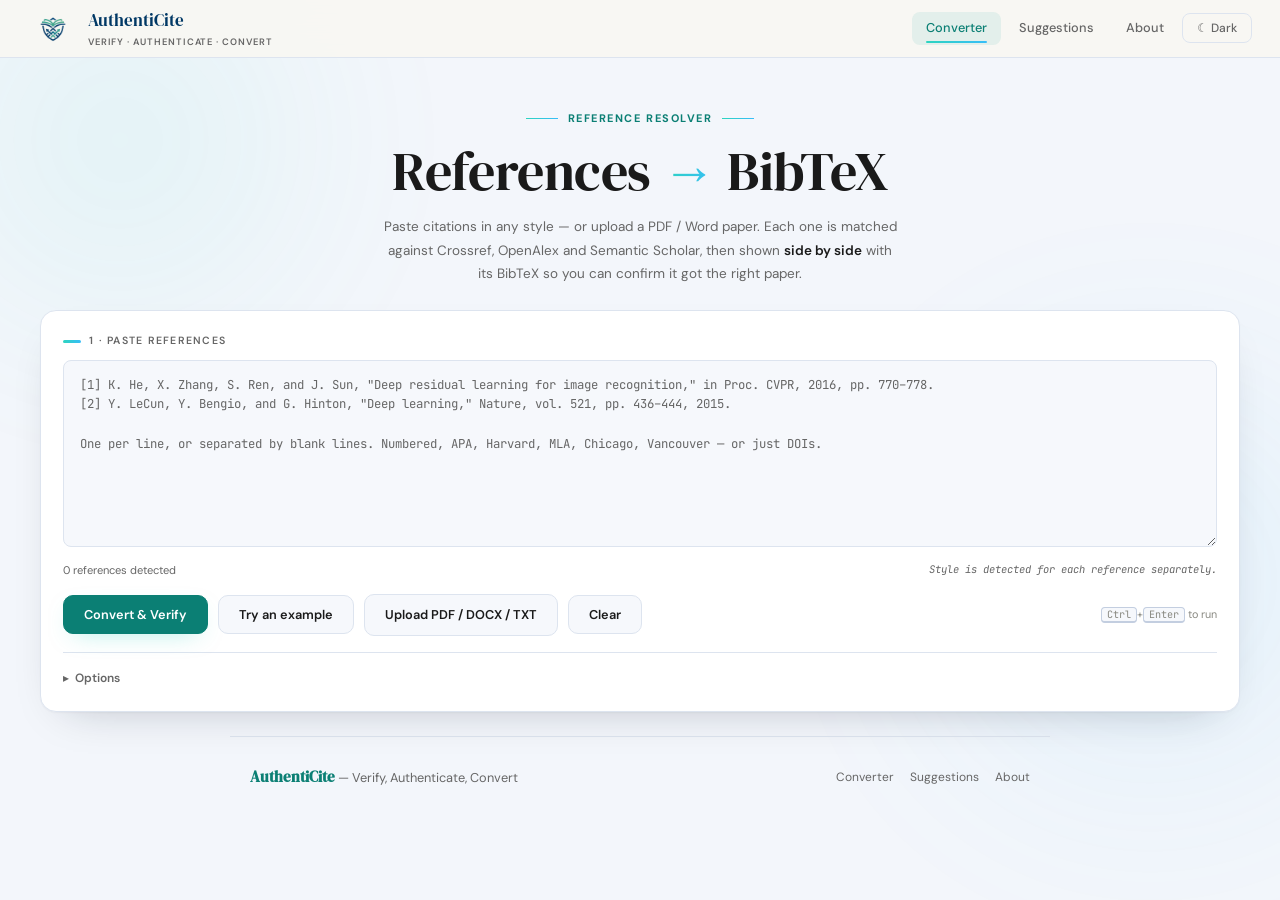
<file: index.html>
<!DOCTYPE html>
<html lang="en" data-theme="dark">
<head>
<meta charset="UTF-8"/>
<meta name="viewport" content="width=device-width, initial-scale=1.0"/>
<title>AuthentiCite — Verify, Authenticate, Convert</title>
<meta name="description" content="Paste references in any style, get verified BibTeX, and check every entry side by side against your original text."/>
<link rel="icon" href="favicon.png"/>
<link rel="stylesheet" href="style.css"/>
<link rel="stylesheet" href="css/converter.css"/>
<link rel="stylesheet" href="css/polish.css"/>
<script src="js/theme.js"></script>
<script src="js/fx.js" defer></script>
</head>
<body>
<a class="skip-link" href="#refInput">Skip to input</a>

<nav class="topnav" aria-label="Main">
  <a class="nav-logo" href="index.html">
    <img src="logo.png" alt="" width="40" height="28"/>
    <div>
      <div class="nav-logo-text">AuthentiCite</div>
      <div class="nav-logo-sub">Verify · Authenticate · Convert</div>
    </div>
  </a>
  <div class="nav-links">
    <a class="nav-link active" href="index.html" aria-current="page">Converter</a>
    <a class="nav-link" href="suggestions.html">Suggestions</a>
    <a class="nav-link" href="about.html">About</a>
    <button class="nav-link theme-btn" id="themeBtn" type="button">☀ Light</button>
  </div>
</nav>

<header class="hero">
  <div class="hero-eyebrow">Reference resolver</div>
  <h1 class="hero-title">References <span class="arrow">→</span> BibTeX</h1>
  <p class="hero-sub">Paste citations in any style — or upload a PDF / Word paper. Each one is matched against Crossref, OpenAlex and Semantic Scholar, then shown <strong>side by side</strong> with its BibTeX so you can confirm it got the right paper.</p>
</header>

<main class="main wide">

  <section class="card" aria-labelledby="inLabel">
    <div class="card-label" id="inLabel">1 · Paste references</div>
    <textarea id="refInput" rows="8" spellcheck="false" aria-describedby="formatHint"
      placeholder="[1] K. He, X. Zhang, S. Ren, and J. Sun, &quot;Deep residual learning for image recognition,&quot; in Proc. CVPR, 2016, pp. 770–778.&#10;[2] Y. LeCun, Y. Bengio, and G. Hinton, &quot;Deep learning,&quot; Nature, vol. 521, pp. 436–444, 2015.&#10;&#10;One per line, or separated by blank lines. Numbered, APA, Harvard, MLA, Chicago, Vancouver — or just DOIs."></textarea>
    <div class="input-meta">
      <span id="refCount" aria-live="polite">0 references detected</span>
      <span class="format-hint" id="formatHint"></span>
    </div>

    <div class="toolbar">
      <button class="btn btn-primary" id="convertBtn" type="button"><span>Convert &amp; Verify</span></button>
      <button class="btn btn-ghost" id="sampleBtn" type="button">Try an example</button>
      <label class="btn btn-ghost file-btn">Upload PDF / DOCX / TXT<input type="file" id="fileInput" accept=".pdf,.docx,.txt,.md,.bib,application/pdf,text/plain,application/vnd.openxmlformats-officedocument.wordprocessingml.document" hidden></label>
      <button class="btn btn-ghost" id="clearBtn" type="button">Clear</button>
      <span class="kbd-hint"><kbd>Ctrl</kbd>+<kbd>Enter</kbd> to run</span>
    </div>

    <details class="options">
      <summary>Options</summary>
      <div class="options-grid">
        <div class="opt">
          <label for="formatSelect">Reference style</label>
          <select id="formatSelect" class="format-select">
            <option value="auto">Auto-detect (per reference)</option>
            <option value="ieee">IEEE</option><option value="apa">APA</option><option value="mla">MLA</option>
            <option value="chicago">Chicago</option><option value="vancouver">Vancouver</option><option value="harvard">Harvard</option>
          </select>
        </div>
        <div class="opt">
          <label for="strictness">Matching strictness</label>
          <select id="strictness" class="format-select">
            <option value="lenient">Lenient — accept looser matches</option>
            <option value="normal" selected>Normal</option>
            <option value="strict">Strict — only near-exact matches</option>
          </select>
        </div>
        <div class="opt">
          <label for="keyStyle">Citation keys</label>
          <select id="keyStyle" class="format-select">
            <option value="authoryeartitle">smith2020deep</option>
            <option value="authoryear">smith2020</option>
          </select>
        </div>
        <div class="opt">
          <label for="concurrency">Parallel lookups: <output id="concurrencyOut">3</output></label>
          <input type="range" id="concurrency" min="1" max="6" value="3">
        </div>
        <fieldset class="opt">
          <legend>Databases</legend>
          <label class="chk"><input type="checkbox" id="pCrossref" checked> Crossref</label>
          <label class="chk"><input type="checkbox" id="pOpenalex" checked> OpenAlex</label>
          <label class="chk"><input type="checkbox" id="pSemantic" checked> Semantic Scholar</label>
          <label class="chk"><input type="checkbox" id="pBooks" checked> Books: Open Library + Google Books</label>
        </fieldset>
        <div class="opt">
          <label for="mailto">Your email (optional)</label>
          <input type="email" id="mailto" placeholder="you@university.edu" autocomplete="email">
          <small>Sent only to Crossref/OpenAlex as a courtesy header for faster, more reliable access. Stored in this browser only.</small>
        </div>
        <label class="chk opt"><input type="checkbox" id="protectCaps" checked> Protect acronyms in titles — <code>{UAV}</code></label>
      </div>
    </details>
  </section>

  <div class="card hidden" id="errorSection" role="alert">
    <div class="error-card"><span aria-hidden="true">⚠</span><span id="errorMsg"></span></div>
  </div>

  <section class="card hidden" id="resultsSection" aria-labelledby="resLabel">
    <div class="results-head">
      <div class="card-label" id="resLabel" style="margin:0">2 · Check each pair</div>
      <div class="legend" aria-label="Legend">
        <span><mark class="hit">green</mark> in both</span>
        <span><mark class="miss">amber</mark> in BibTeX, not in your text</span>
      </div>
    </div>

    <div class="runbar" id="runbar" hidden>
      <div class="progress-bar" role="progressbar" aria-valuemin="0" aria-valuemax="100" aria-valuenow="0" id="progressBar"><div class="progress-bar-fill" id="progressBarFill"></div></div>
      <div class="runbar-row"><span id="progressLabel" aria-live="polite"></span><button class="btn btn-ghost btn-sm" id="cancelBtn" type="button">Cancel</button></div>
    </div>

    <div class="ratio" id="ratio" aria-hidden="true"></div>
    <div class="summary-row">
      <div class="summary" id="summary" role="group" aria-label="Filter results"></div>
      <div class="opt-inline">
        <label for="sortBy">Order</label>
        <select id="sortBy" class="format-select">
          <option value="order">As pasted</option>
          <option value="attention">Needs attention first</option>
        </select>
      </div>
    </div>

    <div class="export-bar">
      <div class="opt-inline">
        <label for="scope">Export</label>
        <select id="scope" class="format-select">
          <option value="all">Everything except rejected</option>
          <option value="verified">Verified + accepted only</option>
          <option value="accepted">Accepted only</option>
        </select>
      </div>
      <button class="btn btn-ghost btn-sm" id="acceptVerifiedBtn" type="button">✓ Accept all verified</button>
      <span class="spacer"></span>
      <button class="btn btn-ghost" id="reportBtn" type="button" title="Spreadsheet of every reference, its status, evidence and flags">Audit report .csv</button>
      <button class="btn btn-ghost" id="copyBtn" type="button">Copy .bib</button>
      <button class="btn btn-primary" id="downloadBtn" type="button">Download .bib</button>
    </div>

    <div class="kbd-legend" aria-hidden="true"><span><kbd>J</kbd><kbd>K</kbd> next / previous</span><span><kbd>A</kbd> accept</span><span><kbd>R</kbd> reject</span><span><kbd>E</kbd> edit BibTeX</span><span><kbd>Esc</kbd> clear focus</span></div>
    <div class="rows" id="rows"></div>
  </section>
</main>

<footer class="site-footer">
  <div class="footer-brand"><strong>AuthentiCite</strong> — Verify, Authenticate, Convert</div>
  <div class="footer-links">
    <a href="index.html">Converter</a>
    <a href="suggestions.html">Suggestions</a>
    <a href="about.html">About</a>
  </div>
</footer>

<div class="toast" id="toast" role="status" aria-live="polite"></div>

<script src="js/parser.js"></script>
<script src="js/bibtex.js"></script>
<script src="js/match.js"></script>
<script src="js/lookup.js"></script>
<script src="js/files.js"></script>
<script src="js/app.js"></script>
</body>
</html>
</file>
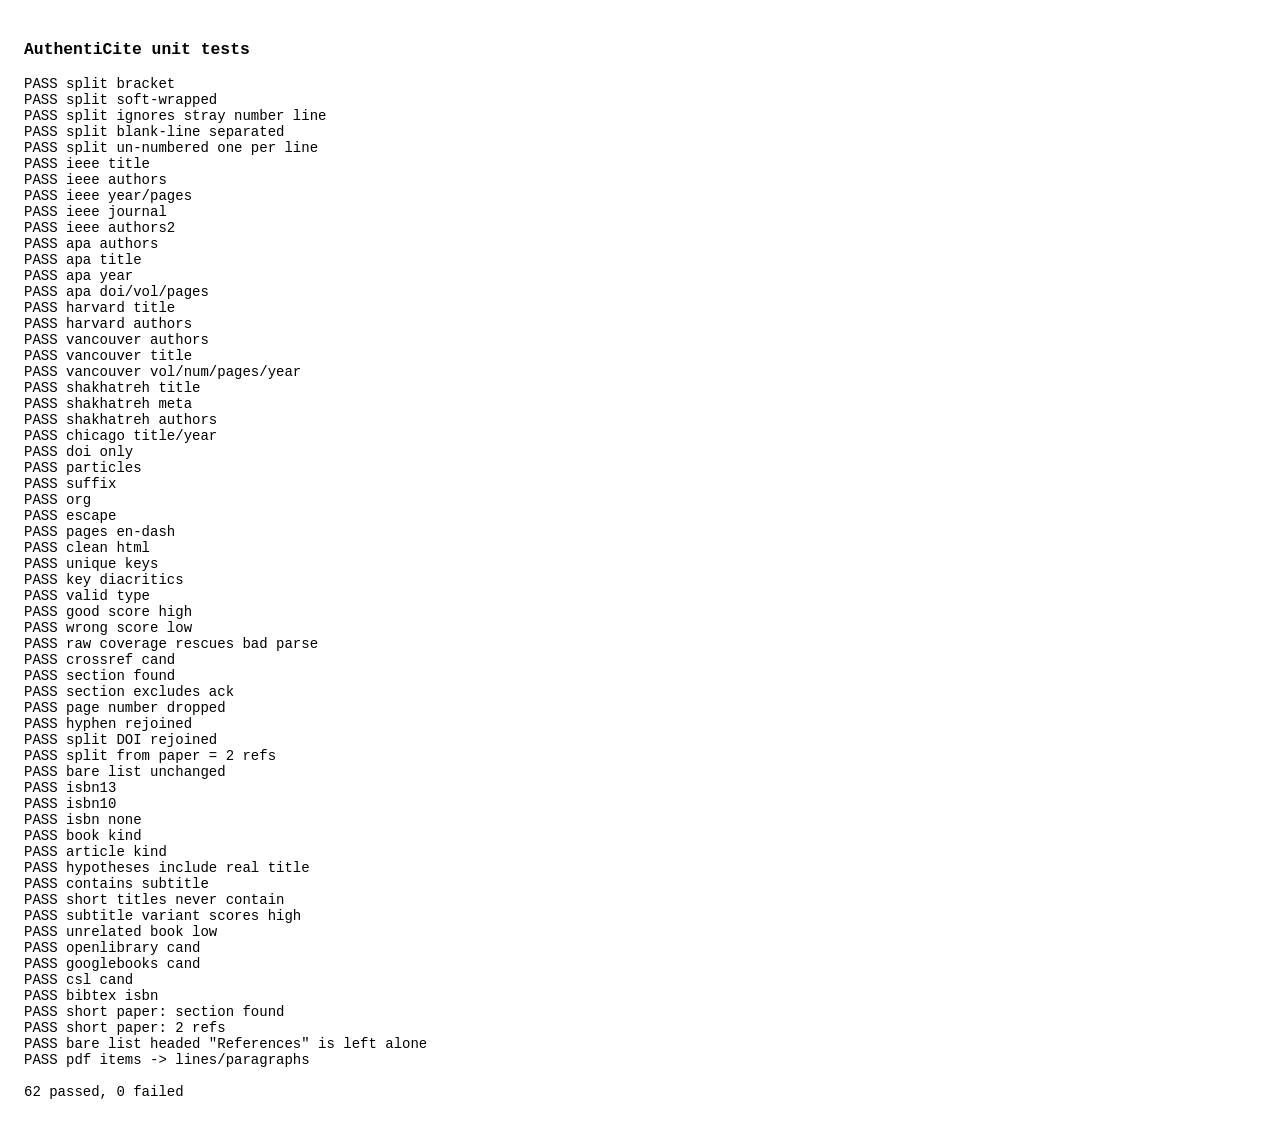
<file: tests/index.html>
<!DOCTYPE html>
<meta charset="utf-8"><title>AuthentiCite tests</title>
<body style="font:14px monospace;padding:16px"><h3>AuthentiCite unit tests</h3><pre id="out"></pre>
<script>
// load in order, cache-busted so edits are always picked up
(async function () {
  for (const f of ['parser', 'bibtex', 'match', 'lookup', 'files'].map(n => '../js/' + n + '.js').concat('tests.js')) {
    await new Promise(r => { const s = document.createElement('script'); s.src = f + '?t=' + Date.now(); s.onload = r; document.body.appendChild(s); });
  }
})();
</script>
</file>
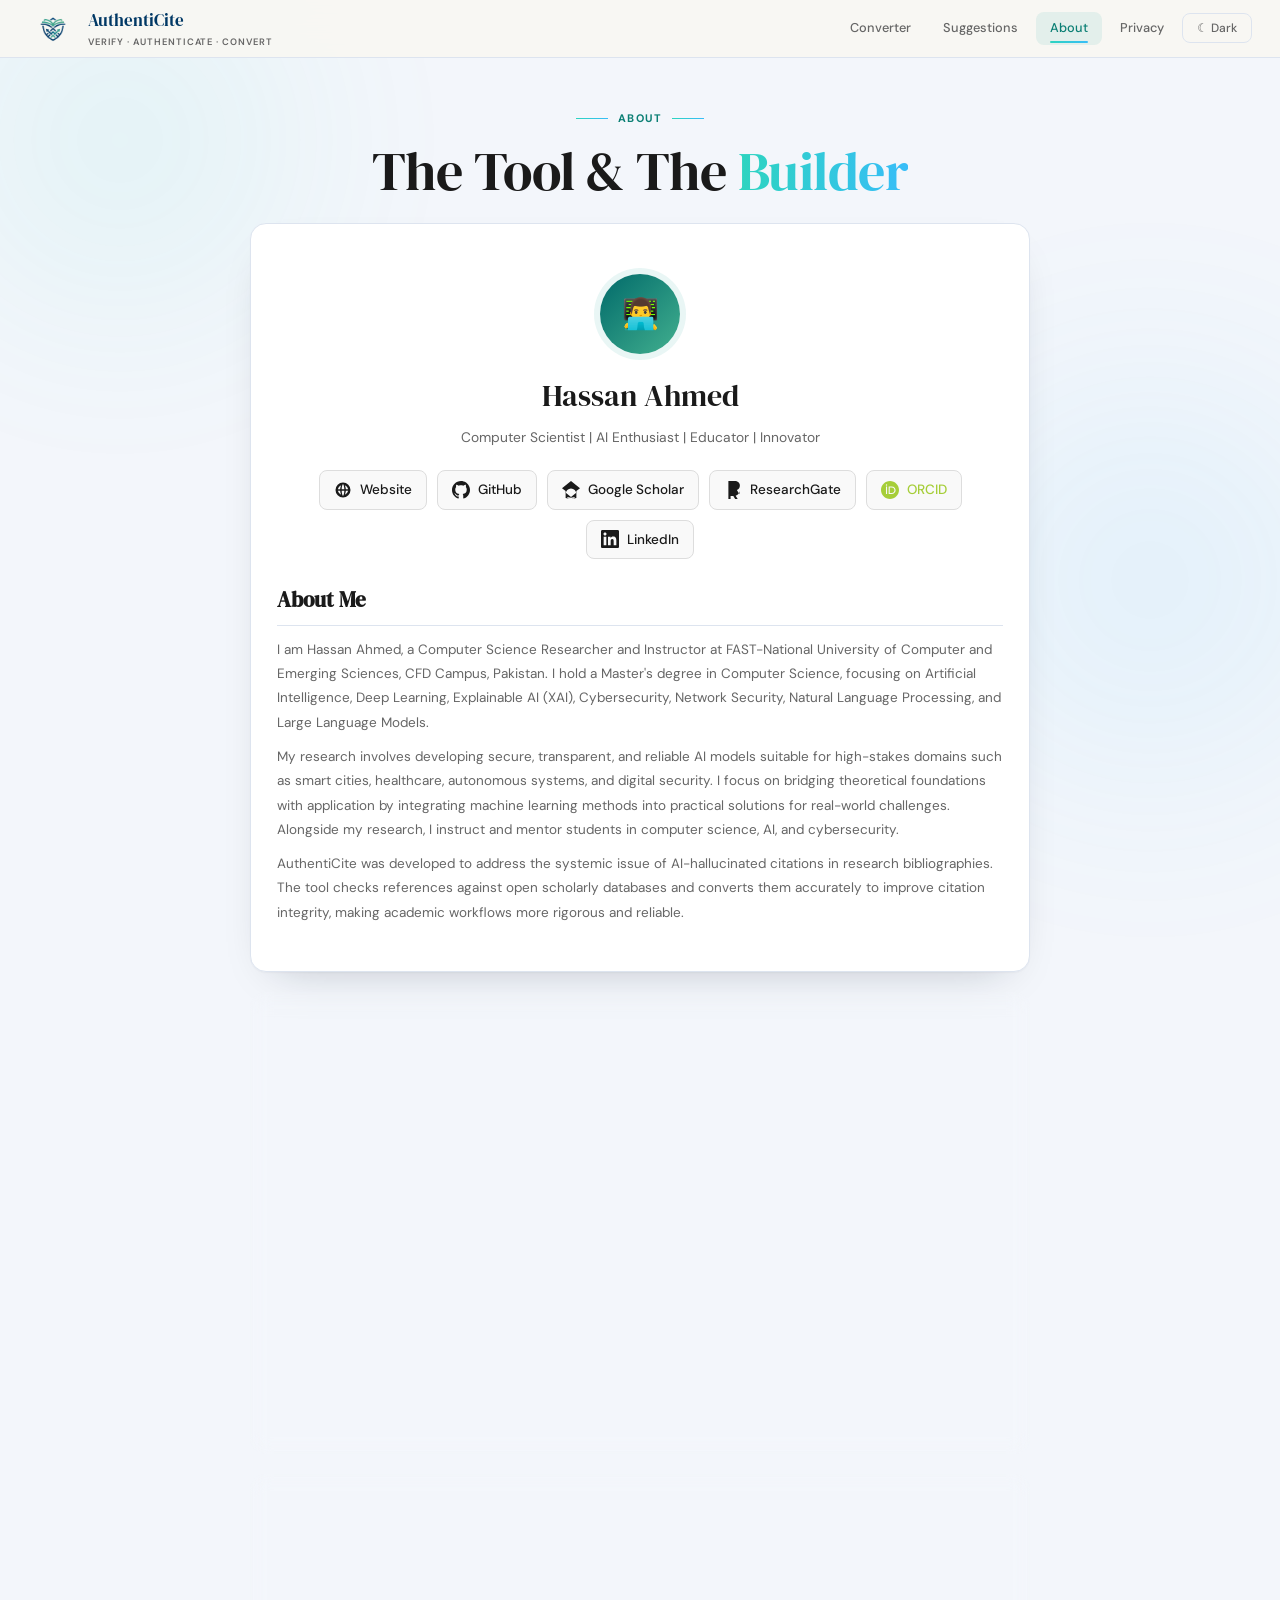
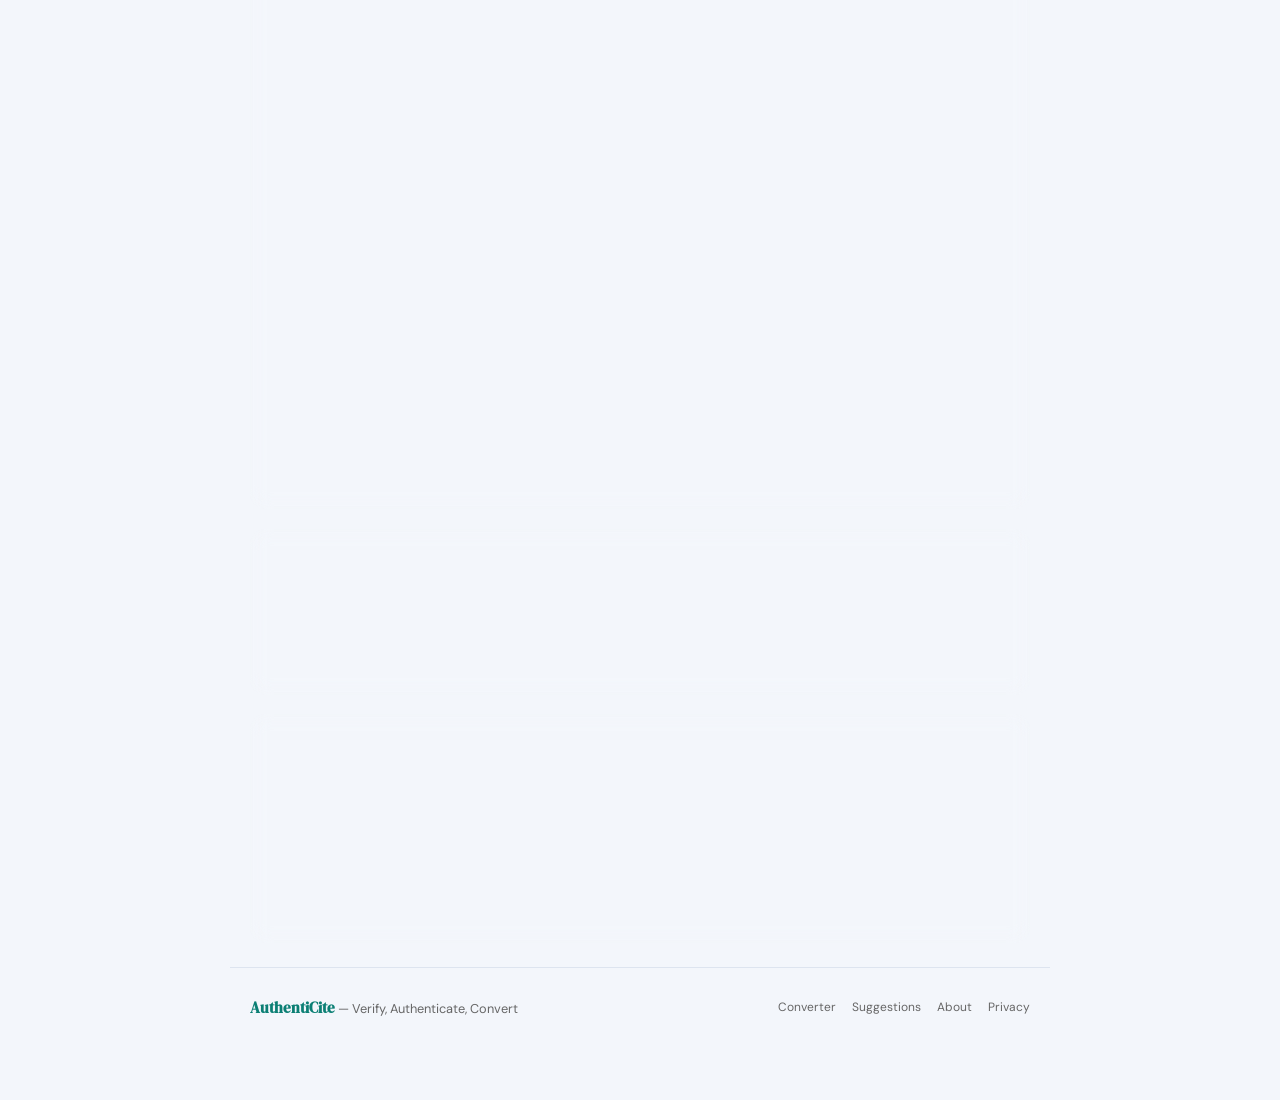
<file: about.html>
<!DOCTYPE html>
<html lang="en" data-theme="dark">
<head>
<meta charset="UTF-8"/>
<meta name="viewport" content="width=device-width, initial-scale=1.0"/>
<title>About — AuthentiCite</title>
<link rel="icon" href="favicon.png"/>
<link rel="stylesheet" href="style.css"/>
<link rel="stylesheet" href="css/polish.css"/>
<script src="js/theme.js"></script>
<script src="js/fx.js" defer></script>
<style>
  /* Additional styles for new dynamic components */
  .social-links {
    display: flex;
    flex-wrap: wrap;
    gap: 10px;
    justify-content: center;
    margin-top: 20px;
  }
  .social-link {
    display: inline-flex;
    align-items: center;
    gap: 8px;
    padding: 8px 14px;
    background: rgba(255,255,255,0.05);
    border: 1px solid var(--border, #333);
    border-radius: 8px;
    text-decoration: none;
    color: inherit;
    font-size: 0.9rem;
    font-weight: 500;
    transition: all 0.2s ease;
  }
  [data-theme="light"] .social-link {
    background: #f9f9f9;
    border-color: #ddd;
  }
  .social-link:hover {
    background: rgba(255,255,255,0.1);
    border-color: var(--teal-light, #4fd1c5);
    transform: translateY(-1px);
  }
  [data-theme="light"] .social-link:hover {
    background: #eee;
  }
  .social-link svg {
    width: 18px;
    height: 18px;
    fill: currentColor;
  }
  
  /* Stats Section Styles */
  .stats-container {
    display: grid;
    grid-template-columns: repeat(auto-fit, minmax(200px, 1fr));
    gap: 16px;
    margin-top: 24px;
  }
  .stat-card {
    background: rgba(255,255,255,0.02);
    border: 1px solid var(--border, #333);
    border-radius: 12px;
    padding: 24px 20px;
    text-align: center;
    transition: transform 0.2s ease, box-shadow 0.2s ease;
  }
  [data-theme="light"] .stat-card {
    background: #fff;
    border-color: #eee;
    box-shadow: 0 2px 8px rgba(0,0,0,0.04);
  }
  .stat-card:hover {
    transform: translateY(-4px);
    box-shadow: 0 8px 16px rgba(0,0,0,0.1);
  }
  .stat-value {
    font-size: 2.5rem;
    font-weight: 800;
    background: linear-gradient(135deg, var(--teal-light, #4fd1c5), #2b6cb0);
    -webkit-background-clip: text;
    -webkit-text-fill-color: transparent;
    margin-bottom: 8px;
    line-height: 1;
  }
  .stat-label {
    font-size: 0.85rem;
    color: var(--text-muted, #888);
    text-transform: uppercase;
    letter-spacing: 0.08em;
    font-weight: 600;
  }
  /* Loading state for stats */
  .stat-value.loading {
    opacity: 0.5;
    font-size: 1.5rem;
    animation: pulse 1.5s infinite ease-in-out;
  }
  @keyframes pulse {
    0% { opacity: 0.3; }
    50% { opacity: 0.7; }
    100% { opacity: 0.3; }
  }
</style>
</head>
<body>

<nav class="topnav">
  <a class="nav-logo" href="index.html">
    <img src="logo.png" alt="AuthentiCite logo"/>
    <div>
      <div class="nav-logo-text">AuthentiCite</div>
      <div class="nav-logo-sub">Verify · Authenticate · Convert</div>
    </div>
  </a>
  <div class="nav-links">
    <a class="nav-link" href="index.html">Converter</a>
    <a class="nav-link" href="suggestions.html">Suggestions</a>
    <a class="nav-link active" href="about.html">About</a>
    <a class="nav-link" href="privacy.html">Privacy</a>
    <button class="nav-link theme-btn" id="themeBtn">☀️ Light</button>
  </div>
</nav>

<div class="hero" style="padding-bottom:8px">
  <div class="hero-eyebrow">About</div>
  <h1 class="hero-title">The Tool &amp; The <span class="arrow">Builder</span></h1>
</div>

<div class="about-page">

  <!-- Developer card -->
  <div class="card" style="margin-bottom:20px">
    <div class="about-hero" style="padding:28px 24px 24px">
      <div style="width:80px;height:80px;border-radius:50%;background:linear-gradient(135deg,var(--teal-dark),var(--teal-light));margin:0 auto 18px;display:flex;align-items:center;justify-content:center;font-size:2rem;box-shadow:0 0 0 6px var(--accent-dim)">👨‍💻</div>
      <div class="about-name">Hassan Ahmed</div>
      <div class="about-tagline">Computer Scientist | AI Enthusiast | Educator | Innovator</div>
      <div class="social-links">
        <a class="social-link" href="https://neurasec.github.io/NeuraSec/people/hassan-ahmed.html" target="_blank" rel="noopener">
          <svg viewBox="0 0 24 24" xmlns="http://www.w3.org/2000/svg"><path d="M12 2a10 10 0 1 0 0 20 10 10 0 0 0 0-20zm6.9 9h-3.1a15.6 15.6 0 0 0-1.3-5.2A8 8 0 0 1 18.9 11zM12 4c.8 1 1.6 3 1.8 7h-3.6C10.4 7 11.2 5 12 4zM9.5 5.8A15.6 15.6 0 0 0 8.2 11H5.1a8 8 0 0 1 4.4-5.2zM5.1 13h3.1a15.6 15.6 0 0 0 1.3 5.2A8 8 0 0 1 5.1 13zm6.9 7c-.8-1-1.6-3-1.8-7h3.6c-.2 4-1 6-1.8 7zm2.5-1.8a15.6 15.6 0 0 0 1.3-5.2h3.1a8 8 0 0 1-4.4 5.2z"/></svg>
          Website
        </a>
        <a class="social-link" href="https://github.com/Hassanahmed1166" target="_blank" rel="noopener">
          <svg viewBox="0 0 24 24" xmlns="http://www.w3.org/2000/svg"><path d="M12 0c-6.626 0-12 5.373-12 12 0 5.302 3.438 9.8 8.207 11.387.599.111.793-.261.793-.577v-2.234c-3.338.726-4.033-1.416-4.033-1.416-.546-1.387-1.333-1.756-1.333-1.756-1.089-.745.083-.729.083-.729 1.205.084 1.839 1.237 1.839 1.237 1.07 1.834 2.807 1.304 3.492.997.107-.775.418-1.305.762-1.604-2.665-.305-5.467-1.334-5.467-5.931 0-1.311.469-2.381 1.236-3.221-.124-.303-.535-1.524.117-3.176 0 0 1.008-.322 3.301 1.23.957-.266 1.983-.399 3.003-.404 1.02.005 2.047.138 3.006.404 2.291-1.552 3.297-1.23 3.297-1.23.653 1.653.242 2.874.118 3.176.77.84 1.235 1.911 1.235 3.221 0 4.609-2.807 5.624-5.479 5.921.43.372.823 1.102.823 2.222v3.293c0 .319.192.694.801.576 4.765-1.589 8.199-6.086 8.199-11.386 0-6.627-5.373-12-12-12z"/></svg>
          GitHub
        </a>
        <a class="social-link" href="https://scholar.google.com/citations?user=a7hJLzwAAAAJ&hl=en" target="_blank" rel="noopener">
          <svg viewBox="0 0 24 24" xmlns="http://www.w3.org/2000/svg"><path d="M12 24a7 7 0 1 1 0-14 7 7 0 0 1 0 14zm0-24L0 9.5l4.838 3.911V22.5l7.162 1.5 7.162-1.5v-9.089l4.838-3.911L12 0zm-7 15.656v5.275l7 1.466 7-1.466v-5.275l-7 5.694-7-5.694z"/></svg>
          Google Scholar
        </a>
        <a class="social-link" href="https://www.researchgate.net/profile/Hassan-Ahmed-162" target="_blank" rel="noopener">
          <svg viewBox="0 0 24 24" xmlns="http://www.w3.org/2000/svg"><path d="M8.766 17.518V13.88h2.956c1.238 0 2.213-.306 2.925-.919.712-.612 1.069-1.444 1.069-2.5 0-1.075-.362-1.925-1.087-2.55-.725-.625-1.744-.937-3.056-.937H8.766v10.544zm11.756 0l-3.337-5.587c1.375-.512 2.381-1.269 3.019-2.269.637-1 .956-2.181.956-3.544 0-1.85-.637-3.325-1.912-4.425C17.973.593 16.273.043 14.148.043H5.854v23.914h2.912V19.85h3.694l3.862 6.55h3.363l-4.163-6.882c1.887-.412 3.325-1.55 4.312-3.412a8.55 8.55 0 0 0 1.013-3.669c.024-.262.037-.562.037-.9z"/></svg>
          ResearchGate
        </a>
        <a class="social-link" href="https://orcid.org/0009-0008-4348-3360" target="_blank" rel="noopener" style="color: #A6CE39;">
          <svg viewBox="0 0 24 24" xmlns="http://www.w3.org/2000/svg"><path d="M12 0C5.372 0 0 5.372 0 12s5.372 12 12 12 12-5.372 12-12S18.628 0 12 0zM7.369 4.378c.525 0 .947.431.947.947s-.422.947-.947.947a.95.95 0 0 1-.947-.947c0-.525.422-.947.947-.947zm-.722 3.038h1.444v10.041H6.647V7.416zm3.562 0h3.9c3.712 0 5.344 2.653 5.344 5.025 0 2.578-2.016 5.025-5.325 5.025h-3.919V7.416zm1.444 1.303v7.444h2.297c3.272 0 4.022-2.484 4.022-3.722 0-2.016-1.284-3.722-4.097-3.722h-2.222z"/></svg>
          ORCID
        </a>
        <a class="social-link" href="https://www.linkedin.com/in/hassanahmed1166/" target="_blank" rel="noopener">
          <svg viewBox="0 0 24 24" xmlns="http://www.w3.org/2000/svg"><path d="M20.447 20.452h-3.554v-5.569c0-1.328-.027-3.037-1.852-3.037-1.853 0-2.136 1.445-2.136 2.939v5.667H9.351V9h3.414v1.561h.046c.477-.9 1.637-1.85 3.37-1.85 3.601 0 4.267 2.37 4.267 5.455v6.286zM5.337 7.433c-1.144 0-2.063-.926-2.063-2.065 0-1.138.92-2.063 2.063-2.063 1.14 0 2.064.925 2.064 2.063 0 1.139-.925 2.065-2.064 2.065zm1.782 13.019H3.555V9h3.564v11.452zM22.225 0H1.771C.792 0 0 .774 0 1.729v20.542C0 23.227.792 24 1.771 24h20.451C23.2 24 24 23.227 24 22.271V1.729C24 .774 23.2 0 22.222 0h.003z"/></svg>
          LinkedIn
        </a>
      </div>
    </div>
    
    <div class="about-section" style="padding:0 4px">
      <h2>About Me</h2>
      <p>I am Hassan Ahmed, a Computer Science Researcher and Instructor at FAST-National University of Computer and Emerging Sciences, CFD Campus, Pakistan. I hold a Master's degree in Computer Science, focusing on Artificial Intelligence, Deep Learning, Explainable AI (XAI), Cybersecurity, Network Security, Natural Language Processing, and Large Language Models.</p>
      <p>My research involves developing secure, transparent, and reliable AI models suitable for high-stakes domains such as smart cities, healthcare, autonomous systems, and digital security. I focus on bridging theoretical foundations with application by integrating machine learning methods into practical solutions for real-world challenges. Alongside my research, I instruct and mentor students in computer science, AI, and cybersecurity.</p>
      <p>AuthentiCite was developed to address the systemic issue of AI-hallucinated citations in research bibliographies. The tool checks references against open scholarly databases and converts them accurately to improve citation integrity, making academic workflows more rigorous and reliable.</p>
    </div>
  </div>

  <!-- Animated Statistics Section -->
  <div class="card" style="margin-bottom:20px;">
    <div class="about-section" style="margin-bottom:0">
      <h2>Platform Analytics</h2>
      <p>Project numbers come live from GitHub; usage numbers are counted in this browser only — nothing is sent anywhere.</p>
      <div class="stats-container">
        <div class="stat-card"><div class="stat-value loading" id="starCount">…</div><div class="stat-label">GitHub stars</div></div>
        <div class="stat-card"><div class="stat-value loading" id="forkCount">…</div><div class="stat-label">GitHub forks</div></div>
        <div class="stat-card"><div class="stat-value loading" id="visitorCount">0</div><div class="stat-label">References checked (you)</div></div>
        <div class="stat-card"><div class="stat-value loading" id="verifiedCount">0</div><div class="stat-label">Matched to a record (you)</div></div>
      </div>
    </div>
  </div>

  <!-- About the tool -->
  <div class="card" style="margin-bottom:20px">
    <div class="about-section" style="margin-bottom:0">
      <h2>About AuthentiCite</h2>
      <p>AuthentiCite is an intelligent reference resolver and verifier. It converts plain-text citations in any format into clean BibTeX entries — and flags references that cannot be confirmed before they make it into your manuscript.</p>
      <p>Each reference is matched against Crossref, OpenAlex and Semantic Scholar and scored on title, authors and year. Anything that cannot be matched is flagged for a human to check — it is a hint, not proof that a paper is fake. Every result is shown side by side with the BibTeX so you can confirm it.</p>

      <div class="feature-grid">
        <div class="feature-card">
          <div class="feature-card-icon">🔍</div>
          <h3>Smart Preprocessing</h3>
          <p>Strips rich-text artifacts, detects DOIs and arXiv IDs for fast-path lookup before falling back to title search.</p>
        </div>
        <div class="feature-card">
          <div class="feature-card-icon">⚡</div>
          <h3>Parallel API Search</h3>
          <p>Queries Crossref, Semantic Scholar, and OpenAlex simultaneously — picking the best match across all three.</p>
        </div>
        <div class="feature-card">
          <div class="feature-card-icon">🤖</div>
          <h3>Hallucination Detection</h3>
          <p>Flags AI-generated references using title template pattern analysis and known predatory journal signals.</p>
        </div>
        <div class="feature-card">
          <div class="feature-card-icon">📊</div>
          <h3>Verified vs. Flagged</h3>
          <p>Output is split into two BibTeX sections — clean verified entries and suspicious flagged ones — so you always know what to trust.</p>
        </div>
        <div class="feature-card">
          <div class="feature-card-icon">🔤</div>
          <h3>Abbreviation Expansion</h3>
          <p>Understands that "UAV" = "unmanned aerial vehicle" for better fuzzy title matching.</p>
        </div>
        <div class="feature-card">
          <div class="feature-card-icon">🛡️</div>
          <h3>LLM Structural Check</h3>
          <p>References not found in any database get a secondary structural plausibility check via AI validation.</p>
        </div>
      </div>
    </div>
  </div>

  <!-- APIs -->
  <div class="card" style="margin-bottom:20px">
    <div class="about-section" style="margin-bottom:0">
      <h2>APIs Used</h2>
      <p>AuthentiCite uses three free, open academic APIs — no API key required. All are free to use for research purposes.</p>
      <div class="api-list">
        <span class="api-chip">Crossref</span>
        <span class="api-chip">Semantic Scholar</span>
        <span class="api-chip">OpenAlex</span>
        <span class="api-chip">Anthropic Claude (LLM validator)</span>
      </div>
    </div>
  </div>

  <!-- Formats supported -->
  <div class="card">
    <div class="about-section" style="margin-bottom:0">
      <h2>Supported Citation Formats</h2>
      <p>Auto-detect mode handles all major academic citation styles. You can also manually select a format for consistent parsing.</p>
      <div class="api-list">
        <span class="api-chip">IEEE</span>
        <span class="api-chip">APA</span>
        <span class="api-chip">MLA</span>
        <span class="api-chip">Chicago</span>
        <span class="api-chip">Vancouver</span>
        <span class="api-chip">Harvard</span>
        <span class="api-chip">arXiv URLs</span>
        <span class="api-chip">DOI links</span>
        <span class="api-chip">Mixed formats</span>
      </div>
    </div>
  </div>

</div>

<footer class="site-footer">
  <div class="footer-brand"><strong>AuthentiCite</strong> — Verify, Authenticate, Convert</div>
  <div class="footer-links">
    <a href="index.html">Converter</a>
    <a href="suggestions.html">Suggestions</a>
    <a href="about.html">About</a>
    <a href="privacy.html">Privacy</a>
  </div>
</footer>

<script>
(function () {
  function put(id, v) { var e = document.getElementById(id); if (e) { e.classList.remove('loading'); e.textContent = typeof v === 'number' ? v.toLocaleString() : v; } }
  var st = {}; try { st = JSON.parse(localStorage.getItem('ac-stats') || '{}'); } catch (_) {}
  put('visitorCount', st.refs || 0); put('verifiedCount', st.verified || 0);
  fetch('https://api.github.com/repos/Hassanahmed1166/ref-to-bibtex')
    .then(function (r) { if (!r.ok) throw 0; return r.json(); })
    .then(function (d) { put('starCount', d.stargazers_count); put('forkCount', d.forks_count); })
    .catch(function () { put('starCount', '–'); put('forkCount', '–'); });
})();
</script>
</body>
</html>
</file>
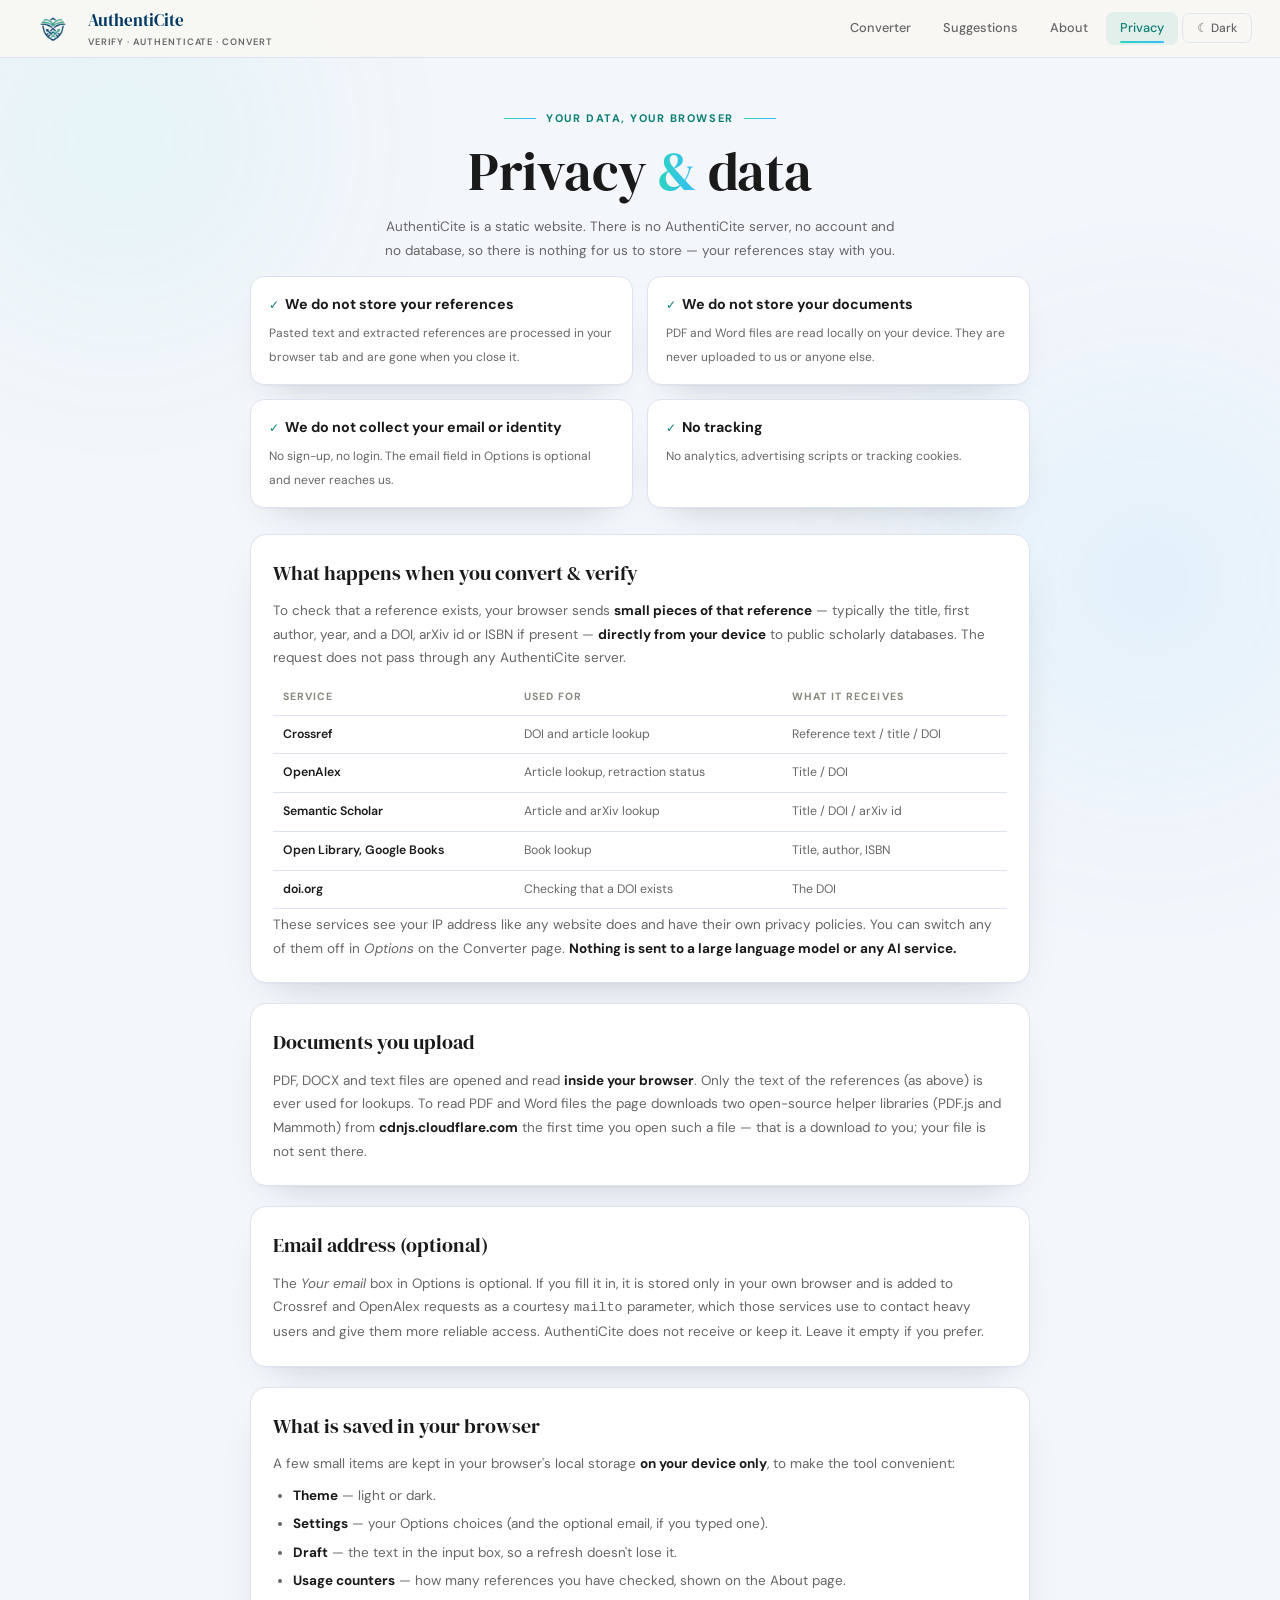
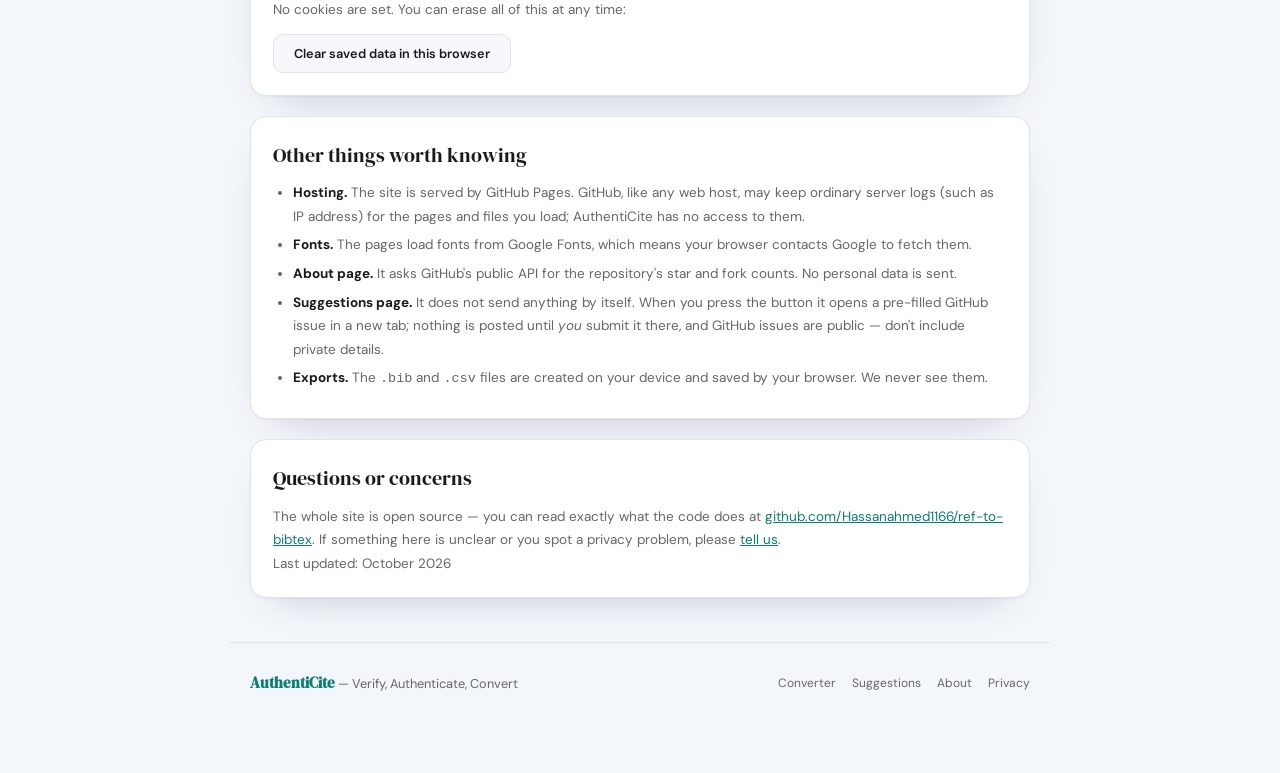
<file: privacy.html>
<!DOCTYPE html>
<html lang="en" data-theme="dark">
<head>
<meta charset="UTF-8"/>
<meta name="viewport" content="width=device-width, initial-scale=1.0"/>
<title>Privacy — AuthentiCite</title>
<meta name="description" content="AuthentiCite does not store your references, documents or email. Here is exactly what stays in your browser and what is sent to scholarly databases."/>
<link rel="icon" href="favicon.png"/>
<link rel="stylesheet" href="style.css"/>
<link rel="stylesheet" href="css/polish.css"/>
<script src="js/theme.js"></script>
<script src="js/fx.js" defer></script>
<style>
  .privacy{width:100%;max-width:820px;padding:0 20px}
  .promise{display:grid;grid-template-columns:repeat(2,1fr);gap:14px;margin:6px 0 26px}
  @media(max-width:600px){.promise{grid-template-columns:1fr}}
  .promise div{background:var(--surface);border:1px solid var(--border);border-radius:14px;padding:16px 18px;box-shadow:var(--card-shadow)}
  .promise strong{display:block;font-size:.95rem;margin-bottom:4px;color:var(--text)}
  .promise span{font-size:.8rem;color:var(--text-muted);line-height:1.55}
  .promise .ok{color:var(--action);font-weight:700;margin-right:6px}
  .privacy h2{font-family:var(--font-display);font-size:1.35rem;font-weight:400;margin:0 0 10px}
  .privacy p,.privacy li{color:var(--text-muted);font-size:.9rem;line-height:1.75}
  .privacy ul{padding-left:20px;margin:8px 0 4px}
  .privacy li{margin-bottom:5px}
  .privacy strong{color:var(--text)}
  .privacy table{width:100%;border-collapse:collapse;margin:10px 0 4px;font-size:.82rem}
  .privacy th,.privacy td{text-align:left;padding:9px 10px;border-bottom:1px solid var(--border);vertical-align:top;color:var(--text-muted)}
  .privacy th{font-size:.7rem;letter-spacing:.1em;text-transform:uppercase;color:var(--text-dim)}
  .privacy td:first-child{color:var(--text);font-weight:600;white-space:nowrap}
  .privacy a{color:var(--action)}
  .table-wrap{overflow-x:auto}
  .updated{font-size:.75rem;color:var(--text-dim)}
  .danger-zone{display:flex;align-items:center;gap:14px;flex-wrap:wrap;margin-top:12px}
  #clearMsg{font-size:.82rem;color:var(--action)}
</style>
</head>
<body>

<nav class="topnav" aria-label="Main">
  <a class="nav-logo" href="index.html">
    <img src="logo.png" alt="" width="40" height="28"/>
    <div>
      <div class="nav-logo-text">AuthentiCite</div>
      <div class="nav-logo-sub">Verify · Authenticate · Convert</div>
    </div>
  </a>
  <div class="nav-links">
    <a class="nav-link" href="index.html">Converter</a>
    <a class="nav-link" href="suggestions.html">Suggestions</a>
    <a class="nav-link" href="about.html">About</a>
    <a class="nav-link active" href="privacy.html" aria-current="page">Privacy</a>
    <button class="nav-link theme-btn" id="themeBtn" type="button">☀ Light</button>
  </div>
</nav>

<header class="hero" style="padding-bottom:8px">
  <div class="hero-eyebrow">Your data, your browser</div>
  <h1 class="hero-title">Privacy <span class="arrow">&amp;</span> data</h1>
  <p class="hero-sub">AuthentiCite is a static website. There is no AuthentiCite server, no account and no database, so there is nothing for us to store — your references stay with you.</p>
</header>

<main class="privacy">

  <div class="promise">
    <div><strong><span class="ok">✓</span>We do not store your references</strong><span>Pasted text and extracted references are processed in your browser tab and are gone when you close it.</span></div>
    <div><strong><span class="ok">✓</span>We do not store your documents</strong><span>PDF and Word files are read locally on your device. They are never uploaded to us or anyone else.</span></div>
    <div><strong><span class="ok">✓</span>We do not collect your email or identity</strong><span>No sign-up, no login. The email field in Options is optional and never reaches us.</span></div>
    <div><strong><span class="ok">✓</span>No tracking</strong><span>No analytics, advertising scripts or tracking cookies.</span></div>
  </div>

  <div class="card" style="margin-bottom:20px">
    <h2>What happens when you convert &amp; verify</h2>
    <p>To check that a reference exists, your browser sends <strong>small pieces of that reference</strong> — typically the title, first author, year, and a DOI, arXiv id or ISBN if present — <strong>directly from your device</strong> to public scholarly databases. The request does not pass through any AuthentiCite server.</p>
    <div class="table-wrap">
      <table>
        <thead><tr><th>Service</th><th>Used for</th><th>What it receives</th></tr></thead>
        <tbody>
          <tr><td>Crossref</td><td>DOI and article lookup</td><td>Reference text / title / DOI</td></tr>
          <tr><td>OpenAlex</td><td>Article lookup, retraction status</td><td>Title / DOI</td></tr>
          <tr><td>Semantic Scholar</td><td>Article and arXiv lookup</td><td>Title / DOI / arXiv id</td></tr>
          <tr><td>Open Library, Google Books</td><td>Book lookup</td><td>Title, author, ISBN</td></tr>
          <tr><td>doi.org</td><td>Checking that a DOI exists</td><td>The DOI</td></tr>
        </tbody>
      </table>
    </div>
    <p>These services see your IP address like any website does and have their own privacy policies. You can switch any of them off in <em>Options</em> on the Converter page. <strong>Nothing is sent to a large language model or any AI service.</strong></p>
  </div>

  <div class="card" style="margin-bottom:20px">
    <h2>Documents you upload</h2>
    <p>PDF, DOCX and text files are opened and read <strong>inside your browser</strong>. Only the text of the references (as above) is ever used for lookups. To read PDF and Word files the page downloads two open-source helper libraries (PDF.js and Mammoth) from <strong>cdnjs.cloudflare.com</strong> the first time you open such a file — that is a download <em>to</em> you; your file is not sent there.</p>
  </div>

  <div class="card" style="margin-bottom:20px">
    <h2>Email address (optional)</h2>
    <p>The <em>Your email</em> box in Options is optional. If you fill it in, it is stored only in your own browser and is added to Crossref and OpenAlex requests as a courtesy <code>mailto</code> parameter, which those services use to contact heavy users and give them more reliable access. AuthentiCite does not receive or keep it. Leave it empty if you prefer.</p>
  </div>

  <div class="card" style="margin-bottom:20px">
    <h2>What is saved in your browser</h2>
    <p>A few small items are kept in your browser's local storage <strong>on your device only</strong>, to make the tool convenient:</p>
    <ul>
      <li><strong>Theme</strong> — light or dark.</li>
      <li><strong>Settings</strong> — your Options choices (and the optional email, if you typed one).</li>
      <li><strong>Draft</strong> — the text in the input box, so a refresh doesn't lose it.</li>
      <li><strong>Usage counters</strong> — how many references you have checked, shown on the About page.</li>
    </ul>
    <p>No cookies are set. You can erase all of this at any time:</p>
    <div class="danger-zone">
      <button class="btn btn-ghost" id="clearBtn" type="button">Clear saved data in this browser</button>
      <span id="clearMsg" role="status"></span>
    </div>
  </div>

  <div class="card" style="margin-bottom:20px">
    <h2>Other things worth knowing</h2>
    <ul>
      <li><strong>Hosting.</strong> The site is served by GitHub Pages. GitHub, like any web host, may keep ordinary server logs (such as IP address) for the pages and files you load; AuthentiCite has no access to them.</li>
      <li><strong>Fonts.</strong> The pages load fonts from Google Fonts, which means your browser contacts Google to fetch them.</li>
      <li><strong>About page.</strong> It asks GitHub's public API for the repository's star and fork counts. No personal data is sent.</li>
      <li><strong>Suggestions page.</strong> It does not send anything by itself. When you press the button it opens a pre-filled GitHub issue in a new tab; nothing is posted until <em>you</em> submit it there, and GitHub issues are public — don't include private details.</li>
      <li><strong>Exports.</strong> The <code>.bib</code> and <code>.csv</code> files are created on your device and saved by your browser. We never see them.</li>
    </ul>
  </div>

  <div class="card" style="margin-bottom:20px">
    <h2>Questions or concerns</h2>
    <p>The whole site is open source — you can read exactly what the code does at <a href="https://github.com/Hassanahmed1166/ref-to-bibtex" target="_blank" rel="noopener">github.com/Hassanahmed1166/ref-to-bibtex</a>. If something here is unclear or you spot a privacy problem, please <a href="suggestions.html">tell us</a>.</p>
    <p class="updated">Last updated: October 2026</p>
  </div>
</main>

<footer class="site-footer">
  <div class="footer-brand"><strong>AuthentiCite</strong> — Verify, Authenticate, Convert</div>
  <div class="footer-links">
    <a href="index.html">Converter</a>
    <a href="suggestions.html">Suggestions</a>
    <a href="about.html">About</a>
    <a href="privacy.html">Privacy</a>
  </div>
</footer>

<script>
document.getElementById('clearBtn').addEventListener('click', function () {
  var keys = ['ac-settings', 'ac-draft', 'ac-stats'], n = 0;
  try { keys.forEach(function (k) { if (localStorage.getItem(k) !== null) { localStorage.removeItem(k); n++; } }); } catch (_) {}
  document.getElementById('clearMsg').textContent = n ? 'Done — your saved settings, draft and counters were erased (theme kept).' : 'Nothing was saved in this browser.';
});
</script>
</body>
</html>
</file>
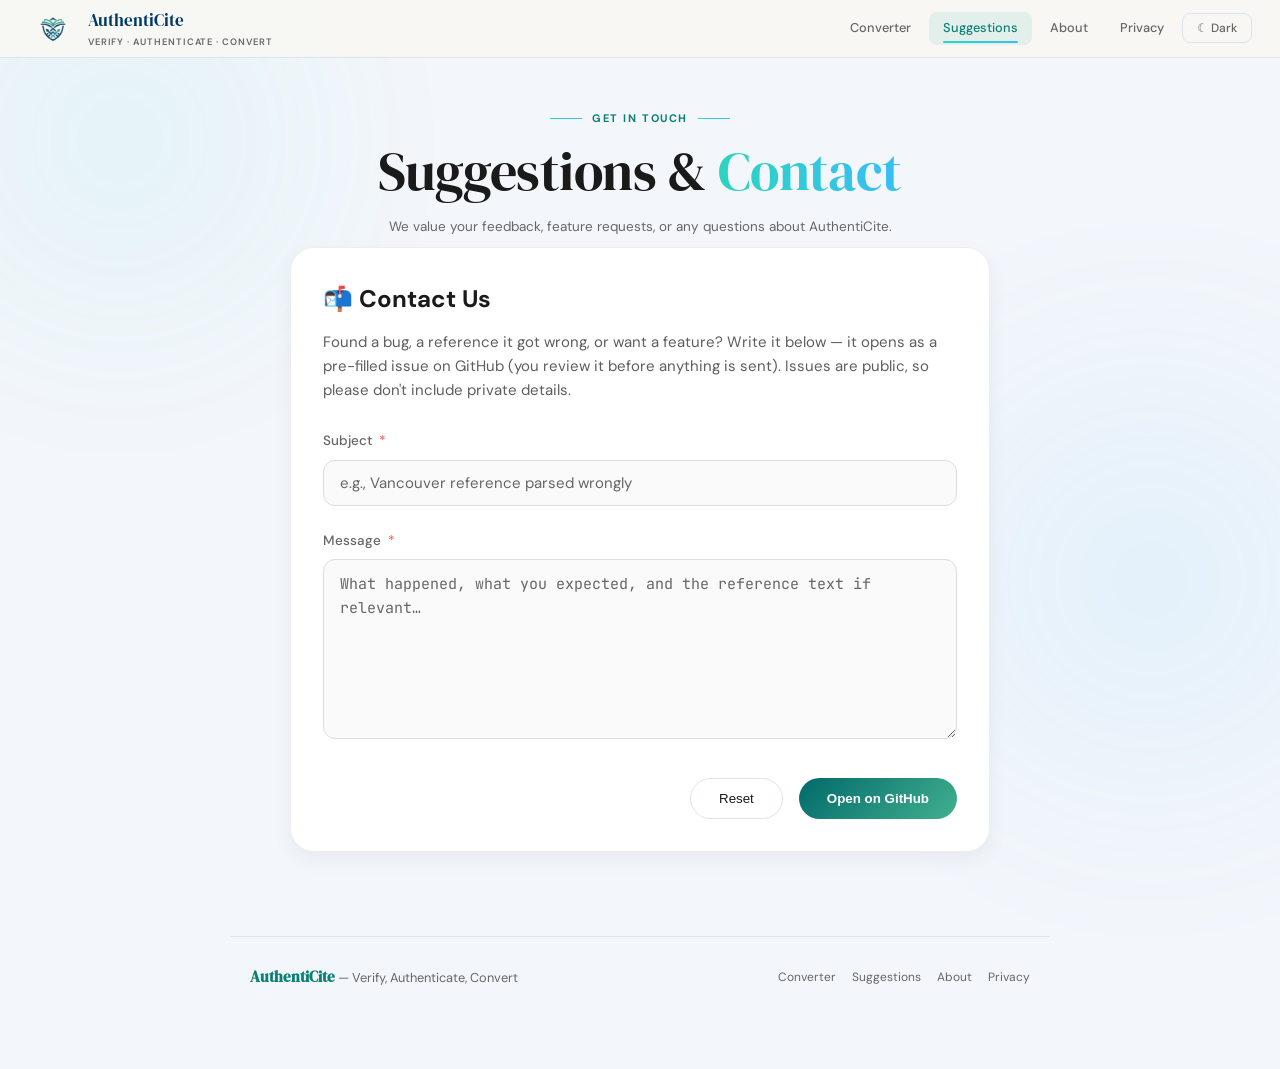
<file: suggestions.html>
<!DOCTYPE html>
<html lang="en" data-theme="dark">
<head>
<meta charset="UTF-8"/>
<meta name="viewport" content="width=device-width, initial-scale=1.0"/>
<title>Suggestions & Contact — AuthentiCite</title>
<link rel="icon" href="favicon.png"/>
<link rel="stylesheet" href="style.css"/>
<link rel="stylesheet" href="css/polish.css"/>
<script src="js/theme.js"></script>
<script src="js/fx.js" defer></script>
<style>
  /* Additional styles for contact page */
  .contact-form-container {
    max-width: 700px;
    margin: 0 auto;
    background: rgba(255,255,255,0.02);
    border-radius: 24px;
    padding: 32px;
    border: 1px solid var(--border, #333);
  }
  [data-theme="light"] .contact-form-container {
    background: #fff;
    border-color: #eee;
    box-shadow: 0 8px 20px rgba(0,0,0,0.05);
  }
  .form-group {
    margin-bottom: 24px;
  }
  .form-group label {
    display: block;
    margin-bottom: 8px;
    font-weight: 500;
    font-size: 0.9rem;
    color: var(--text-muted, #aaa);
  }
  .form-group input,
  .form-group textarea {
    width: 100%;
    padding: 12px 16px;
    background: rgba(255,255,255,0.05);
    border: 1px solid var(--border, #444);
    border-radius: 12px;
    color: var(--text, #eee);
    font-size: 1rem;
    transition: all 0.2s ease;
  }
  [data-theme="light"] .form-group input,
  [data-theme="light"] .form-group textarea {
    background: #fafafa;
    border-color: #ddd;
    color: #222;
  }
  .form-group input:focus,
  .form-group textarea:focus {
    outline: none;
    border-color: var(--teal-light, #4fd1c5);
    box-shadow: 0 0 0 3px rgba(79, 209, 197, 0.2);
  }
  .captcha-row {
    display: flex;
    align-items: center;
    gap: 12px;
    flex-wrap: wrap;
  }
  .captcha-question {
    background: rgba(0,0,0,0.3);
    padding: 10px 14px;
    border-radius: 12px;
    font-family: monospace;
    font-size: 1.2rem;
    font-weight: bold;
    color: var(--teal-light);
  }
  .captcha-input {
    flex: 1;
    min-width: 120px;
  }
  .form-actions {
    display: flex;
    gap: 16px;
    justify-content: flex-end;
    margin-top: 32px;
  }
  .btn-submit {
    background: linear-gradient(135deg, var(--teal-dark), var(--teal-light));
    border: none;
    color: white;
    font-weight: 600;
    padding: 12px 28px;
    border-radius: 40px;
    cursor: pointer;
    transition: transform 0.2s, box-shadow 0.2s;
  }
  .btn-submit:hover {
    transform: translateY(-2px);
    box-shadow: 0 8px 20px rgba(79, 209, 197, 0.3);
  }
  .btn-reset {
    background: rgba(255,255,255,0.1);
    border: 1px solid var(--border);
    color: var(--text);
    font-weight: 500;
    padding: 12px 28px;
    border-radius: 40px;
    cursor: pointer;
    transition: 0.2s;
  }
  .btn-reset:hover {
    background: rgba(255,255,255,0.2);
  }
  .form-message {
    margin-top: 20px;
    padding: 12px 16px;
    border-radius: 12px;
    font-size: 0.9rem;
    display: none;
  }
  .form-message.success {
    background: rgba(72, 187, 120, 0.15);
    border-left: 4px solid #48bb78;
    color: #48bb78;
    display: block;
  }
  .form-message.error {
    background: rgba(245, 101, 101, 0.15);
    border-left: 4px solid #f56565;
    color: #f56565;
    display: block;
  }
  .required-star {
    color: #f56565;
    margin-left: 4px;
  }
  .info-note {
    margin-top: 24px;
    font-size: 0.8rem;
    text-align: center;
    opacity: 0.6;
  }
</style>
</head>
<body>

<nav class="topnav">
  <a class="nav-logo" href="index.html">
    <img src="logo.png" alt="AuthentiCite logo"/>
    <div>
      <div class="nav-logo-text">AuthentiCite</div>
      <div class="nav-logo-sub">Verify · Authenticate · Convert</div>
    </div>
  </a>
  <div class="nav-links">
    <a class="nav-link" href="index.html">Converter</a>
    <a class="nav-link active" href="suggestions.html">Suggestions</a>
    <a class="nav-link" href="about.html">About</a>
    <a class="nav-link" href="privacy.html">Privacy</a>
    <button class="nav-link theme-btn" id="themeBtn">☀️ Light</button>
  </div>
</nav>

<div class="hero" style="padding-bottom:8px">
  <div class="hero-eyebrow">Get in touch</div>
  <h1 class="hero-title">Suggestions &amp; <span class="arrow">Contact</span></h1>
  <p class="hero-sub">We value your feedback, feature requests, or any questions about AuthentiCite.</p>
</div>

<div class="main" style="padding-bottom: 60px;">
  <div class="contact-form-container">
    <h2 style="margin-bottom: 12px; font-size: 1.6rem;">📬 Contact Us</h2>
    <p style="margin-bottom: 28px; opacity: 0.7;">Found a bug, a reference it got wrong, or want a feature? Write it below — it opens as a pre-filled issue on GitHub (you review it before anything is sent). Issues are public, so please don't include private details.</p>

    <form id="contactForm">
      <div class="form-group">
        <label for="title">Subject <span class="required-star">*</span></label>
        <input type="text" id="title" placeholder="e.g., Vancouver reference parsed wrongly" maxlength="120" required>
      </div>
      <div class="form-group">
        <label for="message">Message <span class="required-star">*</span></label>
        <textarea id="message" rows="6" placeholder="What happened, what you expected, and the reference text if relevant…" required></textarea>
      </div>
      <div class="form-actions">
        <button type="reset" class="btn-reset" id="resetBtn">Reset</button>
        <button type="submit" class="btn-submit">Open on GitHub</button>
      </div>
    </form>
    <div id="formMessage" class="form-message" role="status"></div>
  </div>
</div>

<footer class="site-footer">
  <div class="footer-brand"><strong>AuthentiCite</strong> — Verify, Authenticate, Convert</div>
  <div class="footer-links">
    <a href="index.html">Converter</a>
    <a href="suggestions.html">Suggestions</a>
    <a href="about.html">About</a>
    <a href="privacy.html">Privacy</a>
  </div>
</footer>

<script>
(function () {
  var form = document.getElementById('contactForm'), msg = document.getElementById('formMessage');
  form.addEventListener('submit', function (e) {
    e.preventDefault();
    var title = document.getElementById('title').value.trim(), body = document.getElementById('message').value.trim();
    if (!title || !body) { msg.className = 'form-message error'; msg.textContent = 'Please fill in both fields.'; msg.style.display = 'block'; return; }
    var url = 'https://github.com/Hassanahmed1166/ref-to-bibtex/issues/new?title=' + encodeURIComponent(title) + '&body=' + encodeURIComponent(body);
    window.open(url, '_blank', 'noopener');
    msg.className = 'form-message success'; msg.textContent = 'GitHub opened in a new tab — press "Submit new issue" there to send it.'; msg.style.display = 'block';
  });
  document.getElementById('resetBtn').addEventListener('click', function () { msg.style.display = 'none'; });
})();
</script>
</body>
</html>
</file>
<file: style.css>
@import url('https://fonts.googleapis.com/css2?family=DM+Serif+Display:ital@0;1&family=DM+Sans:ital,opsz,wght@0,9..40,400;0,9..40,500;0,9..40,600;0,9..40,700&family=JetBrains+Mono:wght@400;500;600&display=swap');

:root {
  --navy:        #003865;
  --teal-dark:   #016A6A;
  --teal-light:  #42B08F;
  --accent-green:#A6E2C6;
  --radius: 12px;
  --radius-sm: 8px;
  --shadow-sm: 0 2px 12px rgba(0,0,0,0.08);
  --shadow-md: 0 8px 32px rgba(0,0,0,0.12);
  --shadow-lg: 0 24px 64px rgba(0,0,0,0.16);
  --font-display: 'DM Serif Display', Georgia, serif;
  --font-body:    'DM Sans', system-ui, sans-serif;
  --font-mono:    'JetBrains Mono', 'Fira Mono', monospace;
}

:root[data-theme="light"] {
  --bg:#F8F7F3; --surface:#FFFFFF; --surface2:#F4F3EF; --surface3:#ECEAE4;
  --border:#E0DED7; --border-bright:#C8C5BC;
  --text:#1A1A1A; --text-muted:#666666; --text-dim:#888880; --brand-text:#003865;
  --action:#016A6A; --action-hover:#015858; --action2:#003865;
  --success:#016A6A; --warn:#B45309; --error:#B91C1C; --fake:#B91C1C;
  --fake-dim:rgba(185,28,28,0.07); --accent-dim:rgba(1,106,106,0.08); --accent2:#6366f1;
  --nav-bg:rgba(248,247,243,0.94); --overlay:rgba(0,0,0,0.5);
}

:root[data-theme="dark"] {
  --bg:#0A1929; --surface:#132F4C; --surface2:#0F2238; --surface3:#1A3A58;
  --border:#30363D; --border-bright:#3D4F63;
  --text:#E6EDF3; --text-muted:#AABAC8; --text-dim:#7A90A8; --brand-text:#42B08F;
  --action:#42B08F; --action-hover:#55C4A0; --action2:#A6E2C6;
  --success:#42B08F; --warn:#F59E0B; --error:#F87171; --fake:#F87171;
  --fake-dim:rgba(248,113,113,0.10); --accent-dim:rgba(66,176,143,0.10); --accent2:#818cf8;
  --nav-bg:rgba(10,25,41,0.95); --overlay:rgba(255,255,255,0.08);
}

*,*::before,*::after{box-sizing:border-box;margin:0;padding:0}
html{font-size:15px;scroll-behavior:smooth}
body{background:var(--bg);color:var(--text);font-family:var(--font-body);min-height:100vh;display:flex;flex-direction:column;align-items:center;padding:0 0 80px;transition:background .3s,color .3s;line-height:1.6}

/* NAV */
.topnav{position:sticky;top:0;z-index:100;width:100%;background:var(--nav-bg);backdrop-filter:blur(20px);-webkit-backdrop-filter:blur(20px);border-bottom:1px solid var(--border);display:flex;align-items:center;justify-content:space-between;padding:0 28px;height:58px}
.nav-logo{display:flex;align-items:center;gap:10px;text-decoration:none}
.nav-logo img{height:28px;width:auto}
.nav-logo-text{font-family:var(--font-display);font-size:1.15rem;color:var(--navy)}
:root[data-theme="dark"] .nav-logo-text{color:var(--teal-light)}
.nav-logo-sub{font-size:.62rem;color:var(--text-muted);font-family:var(--font-body);font-weight:600;letter-spacing:.1em;text-transform:uppercase;display:none}
@media(min-width:600px){.nav-logo-sub{display:block}}
.nav-links{display:flex;align-items:center;gap:4px}
.nav-link{background:transparent;border:none;color:var(--text-muted);font-family:var(--font-body);font-size:.85rem;font-weight:500;padding:6px 14px;border-radius:var(--radius-sm);cursor:pointer;transition:all .15s;text-decoration:none;display:inline-flex;align-items:center;gap:5px}
.nav-link:hover{background:var(--surface3);color:var(--action)}
.nav-link.active{color:var(--action);background:var(--accent-dim)}
.nav-link.theme-btn{font-size:.8rem;border:1px solid var(--border)}

/* HERO */
.hero{text-align:center;padding:52px 24px 36px;max-width:700px;width:100%}
.hero-eyebrow{font-size:.73rem;font-weight:700;letter-spacing:.14em;text-transform:uppercase;color:var(--action);margin-bottom:14px;display:flex;align-items:center;justify-content:center;gap:10px}
.hero-eyebrow::before,.hero-eyebrow::after{content:'';display:block;height:1px;width:32px;background:var(--action);opacity:.5}
.hero-title{font-family:var(--font-display);font-size:clamp(2rem,5vw,3rem);font-weight:400;line-height:1.1;margin-bottom:14px;color:var(--text)}
.hero-title .arrow{color:var(--action);font-style:italic}
.hero-sub{color:var(--text-muted);font-size:.9rem;line-height:1.75;max-width:520px;margin:0 auto}
.hero-badges{display:flex;justify-content:center;gap:8px;flex-wrap:wrap;margin-top:18px}
.hero-badge{font-size:.72rem;font-weight:600;letter-spacing:.06em;padding:4px 12px;border-radius:100px;border:1px solid var(--border);color:var(--text-muted);background:var(--surface)}

/* MAIN */
.main{width:100%;max-width:820px;padding:0 20px;display:flex;flex-direction:column;gap:20px}

/* CARDS */
.card{background:var(--surface);border:1px solid var(--border);border-radius:var(--radius);padding:22px;transition:border-color .2s;box-shadow:var(--shadow-sm)}
.card:hover{border-color:var(--border-bright)}
.card-label{font-size:.7rem;color:var(--text-muted);text-transform:uppercase;letter-spacing:.12em;font-weight:600;margin-bottom:10px}
.card-title{font-family:var(--font-display);font-size:1.3rem;color:var(--text);margin-bottom:6px}

/* FORM */
textarea{width:100%;background:var(--surface2);border:1px solid var(--border);border-radius:var(--radius-sm);color:var(--text);font-family:var(--font-mono);font-size:.8rem;padding:14px 16px;resize:vertical;min-height:180px;transition:border-color .2s,box-shadow .2s;line-height:1.6}
textarea:focus{outline:none;border-color:var(--action);box-shadow:0 0 0 3px var(--accent-dim)}
textarea::placeholder{color:var(--text-muted)}
input[type="text"],input[type="email"],select{background:var(--surface2);border:1px solid var(--border);border-radius:var(--radius-sm);color:var(--text);font-family:var(--font-body);font-size:.88rem;padding:10px 14px;transition:border-color .2s,box-shadow .2s;width:100%}
input:focus,select:focus{outline:none;border-color:var(--action);box-shadow:0 0 0 3px var(--accent-dim)}
input::placeholder{color:var(--text-muted)}
label{display:block;font-size:.82rem;font-weight:600;color:var(--text);margin-bottom:6px}
.form-group{margin-bottom:18px}
.form-hint{font-size:.75rem;color:var(--text-muted);margin-top:5px;font-style:italic}

/* BUTTONS */
.btn{display:inline-flex;align-items:center;gap:7px;padding:10px 20px;border-radius:var(--radius-sm);font-size:.85rem;font-family:var(--font-body);font-weight:600;cursor:pointer;border:1px solid transparent;transition:all .15s;text-decoration:none;white-space:nowrap}
.btn-primary{background:var(--action);border-color:var(--action);color:#fff}
.btn-primary:hover:not(:disabled){background:var(--action-hover);border-color:var(--action-hover);box-shadow:0 4px 16px rgba(1,106,106,0.25);transform:translateY(-1px)}
.btn-primary:disabled{opacity:.5;cursor:not-allowed}
.btn-secondary{background:transparent;border-color:var(--action);color:var(--action)}
.btn-secondary:hover{background:var(--accent-dim)}
.btn-ghost{background:var(--surface2);border-color:var(--border);color:var(--text-muted)}
.btn-ghost:hover{border-color:var(--action);color:var(--action);background:var(--accent-dim)}

/* TOOLBAR */
.toolbar{display:flex;gap:10px;align-items:center;flex-wrap:wrap;margin-top:14px}
.format-select{background:var(--surface2);border:1px solid var(--border);color:var(--text-muted);border-radius:var(--radius-sm);padding:10px 14px;font-size:.82rem;font-family:var(--font-body);cursor:pointer;transition:border-color .2s}
.format-select:focus{outline:none;border-color:var(--action)}
.format-hint{font-size:.73rem;color:var(--text-muted);margin-top:8px;line-height:1.5;font-style:italic;min-height:1.2em}

/* PROGRESS */
[hidden],.hidden{display:none!important}
.progress-header{display:flex;align-items:center;justify-content:space-between;margin-bottom:14px}
.progress-label{font-size:.82rem;color:var(--text-muted)}
.progress-bar{background:var(--surface3);border-radius:4px;height:4px;overflow:hidden;margin-bottom:18px}
.progress-bar-fill{height:100%;background:linear-gradient(90deg,var(--teal-dark),var(--teal-light));border-radius:4px;transition:width .3s ease;width:0%}
.progress-list{display:flex;flex-direction:column;gap:8px}
.progress-item{display:flex;align-items:flex-start;gap:10px;padding:10px 14px;border-radius:var(--radius-sm);background:var(--surface2);border:1px solid var(--border);transition:all .3s}
.progress-item.found{border-color:var(--success);background:var(--accent-dim)}
.progress-item.fallback{border-color:var(--warn);background:rgba(180,83,9,.06)}
.progress-item.fake-item{border-color:var(--fake);background:var(--fake-dim)}
.pi-icon{font-size:.9rem;width:18px;text-align:center;flex-shrink:0;margin-top:2px}
.status-icon-pending{color:var(--text-muted)}
.status-icon-fetching{color:var(--warn)}
.status-icon-found{color:var(--success)}
.status-icon-fallback{color:var(--warn)}
.status-icon-failed{color:var(--error)}
.pi-num{font-size:.78rem;color:var(--text-muted);flex-shrink:0;min-width:26px;font-family:var(--font-mono)}
.pi-text{flex:1;min-width:0}
.pi-title{font-size:.82rem;color:var(--text);display:block;white-space:nowrap;overflow:hidden;text-overflow:ellipsis;font-weight:500}
.pi-source{font-size:.72rem;color:var(--text-muted);margin-top:2px;display:block}
.src-crossref{color:var(--success)}
.src-semantic{color:var(--accent2)}
.src-openalex{color:#3b82f6}
.src-local{color:var(--warn)}
.pi-verify{flex-shrink:0}
.vfy-badge{font-size:.7rem;padding:3px 8px;border-radius:5px;border:1px solid;cursor:help;font-weight:700;font-family:var(--font-mono)}
.vfy-ok{background:var(--accent-dim);color:var(--success);border-color:rgba(1,106,106,.3)}
.vfy-warn{background:rgba(180,83,9,.08);color:var(--warn);border-color:rgba(180,83,9,.3)}
.vfy-suspect{background:rgba(180,83,9,.08);color:var(--warn);border-color:rgba(180,83,9,.3)}
.vfy-fake{background:var(--fake-dim);color:var(--fake);border-color:rgba(185,28,28,.3)}
.pi-strategy{font-size:.68rem;color:var(--accent2);margin-top:2px;display:block}

/* STATS */
.stats-bar{display:flex;flex-wrap:wrap;gap:12px;font-size:.78rem;color:var(--text-muted);padding:10px 0 0}
.stats-bar span{display:flex;align-items:center;gap:5px}
.dot{width:7px;height:7px;border-radius:50%;background:var(--text-muted);display:inline-block}

/* OUTPUT SECTIONS */
.output-sections{display:flex;flex-direction:column;gap:20px;margin-top:14px}
.output-section-block{border:1px solid var(--border);border-radius:var(--radius-sm);overflow:hidden}
.output-section-header{display:flex;align-items:center;gap:10px;padding:12px 16px;background:var(--surface2);border-bottom:1px solid var(--border)}
.output-section-badge{font-size:.68rem;font-weight:700;letter-spacing:.06em;padding:3px 10px;border-radius:100px}
.badge-verified{background:var(--accent-dim);color:var(--success);border:1px solid rgba(1,106,106,.25)}
.badge-flagged{background:var(--fake-dim);color:var(--fake);border:1px solid rgba(185,28,28,.25)}
.output-section-count{font-size:.75rem;color:var(--text-muted);margin-left:auto}
pre.bib-output-pre{background:var(--surface2);padding:16px;font-size:.78rem;overflow-x:auto;line-height:1.65;white-space:pre;font-family:var(--font-mono);margin:0}
.bib-type{color:var(--accent2)}
.bib-key{color:var(--action)}
.bib-field{color:var(--warn)}
.bib-value{color:var(--text)}
.bib-brace{color:var(--text-muted)}
.output-actions{display:flex;gap:8px;margin-top:12px;flex-wrap:wrap;padding:0 0 4px}

/* ERROR */
.error-card{display:flex;align-items:flex-start;gap:10px;background:var(--fake-dim);border:1px solid rgba(185,28,28,.25);border-radius:var(--radius-sm);padding:14px;color:var(--error);font-size:.85rem}

/* UNRESOLVED */
.unresolved-header-row{display:flex;align-items:center;gap:10px;margin-bottom:14px}
.unresolved-count-badge{background:var(--fake-dim);color:var(--fake);border:1px solid rgba(185,28,28,.3);border-radius:6px;font-size:.75rem;font-weight:700;padding:3px 10px}
.unresolved-item{background:var(--surface2);border:1px solid var(--border);border-radius:var(--radius-sm);padding:14px 16px;margin-bottom:10px}
.unresolved-item.is-fake{border-color:rgba(185,28,28,.4);background:var(--fake-dim)}
.unresolved-num{color:var(--text-muted);font-size:.8rem;flex-shrink:0;font-family:var(--font-mono)}
.unresolved-title{font-size:.88rem;color:var(--text);font-weight:500;flex:1;min-width:0}
.unresolved-ai-badge{font-size:.7rem;padding:3px 10px;border-radius:4px;background:var(--fake-dim);color:var(--fake);border:1px solid rgba(185,28,28,.3);white-space:nowrap;font-weight:700}
.unresolved-flags{margin:8px 0 0;padding:0 0 0 16px;font-size:.75rem;color:var(--text-muted);list-style:disc;display:flex;flex-direction:column;gap:3px}
.unresolved-flags li{line-height:1.5}
.flag-fake{color:var(--fake)}
.unresolved-raw{font-size:.73rem;color:var(--text-muted);margin-top:8px;padding:8px 10px;background:var(--surface3);border-radius:5px;word-break:break-word;font-family:var(--font-mono)}
.unresolved-tip{font-size:.74rem;color:var(--text-dim);margin-top:8px;padding:8px 12px;border-left:2px solid var(--warn);background:rgba(180,83,9,.04);border-radius:0 5px 5px 0}
.ai-signals-list{display:flex;flex-wrap:wrap;gap:4px;margin-top:6px}
.ai-signal-tag{font-size:.68rem;padding:2px 7px;background:var(--fake-dim);color:var(--fake);border:1px solid rgba(185,28,28,.2);border-radius:4px}

/* MODAL */
.modal-overlay{display:none;position:fixed;inset:0;background:var(--overlay);backdrop-filter:blur(8px);-webkit-backdrop-filter:blur(8px);z-index:999;align-items:center;justify-content:center;padding:20px}
.modal-overlay.open{display:flex}
.modal{background:var(--surface);border:1px solid var(--border);border-radius:var(--radius);padding:32px;max-width:540px;width:100%;max-height:80vh;overflow-y:auto;box-shadow:var(--shadow-lg)}
.modal h2{font-family:var(--font-display);font-size:1.5rem;font-weight:400;margin-bottom:16px;color:var(--text)}
.modal p,.modal li{font-size:.85rem;line-height:1.7;color:var(--text-muted);margin-bottom:6px}
.modal ul{padding-left:18px;margin-bottom:12px}
.modal strong{color:var(--text)}

/* ANIMATIONS */
.spin{display:inline-block;animation:spin .7s linear infinite}
@keyframes spin{to{transform:rotate(360deg)}}
.toast{position:fixed;bottom:28px;left:50%;transform:translateX(-50%) translateY(16px);background:var(--surface);border:1px solid var(--action);color:var(--action);padding:9px 22px;border-radius:100px;font-size:.82rem;font-weight:600;opacity:0;transition:all .3s;pointer-events:none;z-index:9999;box-shadow:var(--shadow-md)}
.toast.show{opacity:1;transform:translateX(-50%) translateY(0)}

/* ABOUT PAGE */
.about-page{width:100%;max-width:820px;padding:0 20px}
.about-hero{text-align:center;padding:48px 24px 40px}
.about-avatar{width:90px;height:90px;border-radius:50%;object-fit:cover;border:3px solid var(--action);margin:0 auto 18px;display:block;box-shadow:0 0 0 6px var(--accent-dim),var(--shadow-md)}
.about-name{font-family:var(--font-display);font-size:2rem;color:var(--text);margin-bottom:6px}
.about-tagline{color:var(--text-muted);font-size:.92rem;margin-bottom:22px}
.social-links{display:flex;justify-content:center;gap:12px;flex-wrap:wrap}
.social-link{display:inline-flex;align-items:center;gap:7px;padding:9px 18px;border-radius:100px;border:1.5px solid var(--border);color:var(--text-muted);text-decoration:none;font-size:.83rem;font-weight:600;transition:all .15s;background:var(--surface)}
.social-link:hover{border-color:var(--action);color:var(--action);background:var(--accent-dim);transform:translateY(-2px);box-shadow:var(--shadow-sm)}
.social-link svg{width:16px;height:16px;fill:currentColor;flex-shrink:0}
.about-section{margin-bottom:24px}
.about-section h2{font-family:var(--font-display);font-size:1.4rem;color:var(--text);margin-bottom:12px;padding-bottom:8px;border-bottom:1px solid var(--border)}
.about-section p{color:var(--text-muted);font-size:.9rem;line-height:1.8;margin-bottom:10px}
.feature-grid{display:grid;grid-template-columns:repeat(auto-fit,minmax(200px,1fr));gap:14px;margin-top:14px}
.feature-card{background:var(--surface2);border:1px solid var(--border);border-radius:var(--radius-sm);padding:16px 18px}
.feature-card-icon{font-size:1.4rem;margin-bottom:8px}
.feature-card h3{font-size:.88rem;font-weight:700;color:var(--text);margin-bottom:5px}
.feature-card p{font-size:.79rem;color:var(--text-muted);line-height:1.6}
.api-list{display:flex;flex-wrap:wrap;gap:8px;margin-top:10px}
.api-chip{padding:5px 14px;border-radius:100px;border:1px solid var(--border);font-size:.78rem;font-weight:600;color:var(--text-muted);background:var(--surface2)}

/* SUGGESTIONS PAGE */
.suggestions-page{width:100%;max-width:700px;padding:0 20px}
.captcha-box{background:var(--surface2);border:1px solid var(--border);border-radius:var(--radius-sm);padding:14px 16px}
.captcha-row{display:flex;align-items:center;gap:12px;margin-bottom:12px}
.captcha-toggle{width:22px;height:22px;border:2px solid var(--border);border-radius:4px;cursor:pointer;display:flex;align-items:center;justify-content:center;transition:all .15s;flex-shrink:0;background:var(--surface);font-size:.8rem}
.captcha-toggle.checked{background:var(--action);border-color:var(--action);color:#fff}
.captcha-label{font-size:.85rem;color:var(--text-muted);flex:1}
.captcha-brand{font-size:.65rem;color:var(--text-dim);text-align:right;line-height:1.4}
.math-row{display:flex;align-items:center;gap:10px;flex-wrap:wrap}
.math-q{font-size:1rem;font-weight:700;color:var(--text);font-family:var(--font-mono);background:var(--surface3);padding:8px 14px;border-radius:var(--radius-sm);border:1px solid var(--border)}
.math-input{width:90px!important;text-align:center;font-family:var(--font-mono);font-weight:700}
.captcha-error{color:var(--error);font-size:.78rem;margin-top:8px;display:none}
.captcha-error.visible{display:block}
.form-success{text-align:center;padding:48px 24px;display:none}
.form-success.visible{display:block}
.form-success-icon{font-size:3rem;margin-bottom:16px}
.form-success h2{font-family:var(--font-display);font-size:1.6rem;color:var(--text);margin-bottom:8px}
.form-success p{color:var(--text-muted);font-size:.9rem}

/* FOOTER */
.site-footer{width:100%;max-width:820px;padding:28px 20px 0;margin-top:24px;border-top:1px solid var(--border);display:flex;align-items:center;justify-content:space-between;flex-wrap:wrap;gap:12px}
.footer-brand{font-size:.85rem;color:var(--text-muted);font-family:var(--font-body)}
.footer-brand strong{color:var(--action);font-family:var(--font-display);font-size:1rem}
.footer-links{display:flex;gap:16px}
.footer-links a{font-size:.8rem;color:var(--text-muted);text-decoration:none;transition:color .15s}
.footer-links a:hover{color:var(--action)}

@media(max-width:600px){
  .topnav{padding:6px 12px;height:auto;min-height:52px;flex-wrap:wrap;row-gap:2px}
  .nav-link{padding:6px 9px;font-size:.8rem}
  .nav-links{flex-wrap:wrap;justify-content:flex-end}
  .hero{padding:36px 16px 24px}
  .card{padding:16px}
  .btn{padding:9px 16px;font-size:.82rem}
  .modal{padding:22px}
  .site-footer{flex-direction:column;text-align:center}
  .footer-links{justify-content:center}
}
/* a11y: visible keyboard focus + reduced motion */
:focus-visible{outline:2px solid var(--action);outline-offset:2px;border-radius:4px}
@media(prefers-reduced-motion:reduce){*,*::before,*::after{animation-duration:.01ms!important;transition-duration:.01ms!important;scroll-behavior:auto!important}}
.skip-link{position:absolute;left:-999px;top:8px;background:var(--action);color:#fff;padding:8px 14px;border-radius:6px;z-index:200}
.skip-link:focus{left:8px}
</file>
<file: css/converter.css>
/* Converter page — builds on the tokens defined in ../style.css */

.main.wide{max-width:1240px}
.hero{padding-bottom:24px}
.hero-sub strong{color:var(--text);font-weight:600}

/* input */
#refInput{min-height:170px;resize:vertical;font-family:var(--font-mono);font-size:.82rem;line-height:1.6}
#refInput.drag{border-color:var(--action);box-shadow:0 0 0 3px var(--accent-dim)}
.input-meta{display:flex;justify-content:space-between;gap:12px;flex-wrap:wrap;font-size:.74rem;color:var(--text-muted);margin-top:8px}
.input-meta .format-hint{margin:0;min-height:0;font-family:var(--font-mono);font-size:.7rem}
.toolbar .kbd-hint{margin-left:auto;font-size:.72rem;color:var(--text-dim)}
kbd{font-family:var(--font-mono);font-size:.68rem;border:1px solid var(--border-bright);border-bottom-width:2px;border-radius:4px;padding:0 5px;background:var(--surface2)}
.btn-sm{padding:5px 12px;font-size:.76rem}
.file-btn{cursor:pointer;margin:0}

/* options */
.options{margin-top:16px;border-top:1px solid var(--border);padding-top:12px}
.options summary{cursor:pointer;font-size:.8rem;font-weight:600;color:var(--text-muted);list-style:none;display:inline-flex;gap:6px;align-items:center}
.options summary::before{content:'▸';transition:transform .15s}
.options[open] summary::before{transform:rotate(90deg)}
.options-grid{display:grid;grid-template-columns:repeat(auto-fit,minmax(220px,1fr));gap:16px;margin-top:14px}
.opt label,.opt legend{font-size:.74rem;font-weight:600;color:var(--text-muted);margin-bottom:5px;display:block}
.opt small{display:block;font-size:.68rem;color:var(--text-dim);margin-top:4px;line-height:1.4}
.opt input[type=email],.opt select{width:100%}
.opt input[type=range]{width:100%;accent-color:var(--action)}
fieldset.opt{border:none}
.chk{display:flex!important;align-items:center;gap:8px;font-weight:500!important;color:var(--text)!important;margin-bottom:4px}
.chk input{accent-color:var(--action)}
code{font-family:var(--font-mono);font-size:.78em;background:var(--surface3);padding:1px 5px;border-radius:4px}

.error-card{display:flex;gap:10px;align-items:flex-start;color:var(--error);font-size:.88rem;white-space:pre-line}

/* results header */
.results-head{display:flex;justify-content:space-between;align-items:center;gap:12px;flex-wrap:wrap;margin-bottom:14px}
.legend{display:flex;gap:14px;font-size:.72rem;color:var(--text-muted)}
mark{color:inherit;border-radius:3px;padding:0 1px}
mark.hit{background:rgba(66,176,143,.28)}
mark.miss{background:rgba(245,158,11,.30);box-shadow:inset 0 -2px 0 rgba(245,158,11,.7)}
:root[data-theme="light"] mark.hit{background:rgba(1,106,106,.16)}
:root[data-theme="light"] mark.miss{background:rgba(180,83,9,.18);box-shadow:inset 0 -2px 0 rgba(180,83,9,.55)}

.runbar{margin-bottom:14px}
.runbar-row{display:flex;justify-content:space-between;align-items:center;font-size:.8rem;color:var(--text-muted);margin-top:8px}
.progress-bar{margin-bottom:0}

/* summary filters */
.summary{display:flex;flex-wrap:wrap;gap:8px;margin-bottom:12px}
.filter{background:var(--surface2);border:1px solid var(--border);color:var(--text-muted);font:inherit;font-size:.78rem;padding:5px 12px;border-radius:100px;cursor:pointer}
.filter b{color:var(--text);margin-left:4px}
.filter:hover{border-color:var(--action)}
.filter.on{background:var(--accent-dim);border-color:var(--action);color:var(--action)}
.filter.on b{color:var(--action)}

/* export bar */
.export-bar{display:flex;gap:10px;align-items:center;flex-wrap:wrap;padding:10px 12px;margin-bottom:16px;background:var(--surface2);border:1px solid var(--border);border-radius:var(--radius-sm);position:sticky;top:64px;z-index:20}
.export-bar .spacer{flex:1}
.opt-inline{display:flex;align-items:center;gap:8px}
.opt-inline label{font-size:.76rem;font-weight:600;color:var(--text-muted);margin:0}

/* rows */
.rows{display:flex;flex-direction:column;gap:14px}
.empty{color:var(--text-muted);font-size:.85rem;padding:20px;text-align:center}
.row{border:1px solid var(--border);border-left-width:4px;border-radius:var(--radius-sm);background:var(--surface);overflow:hidden}
.row-verified{border-left-color:var(--success)}
.row-review{border-left-color:var(--warn)}
.row-notfound,.row-error{border-left-color:var(--error)}
.row-pending,.row-fetching{border-left-color:var(--border-bright)}
.row.is-rejected{opacity:.5}
.row-head{display:flex;align-items:center;gap:10px;flex-wrap:wrap;padding:9px 14px;background:var(--surface2);border-bottom:1px solid var(--border)}
.row-num{font-family:var(--font-mono);font-size:.78rem;color:var(--text-muted)}
.src{font-size:.74rem;color:var(--text-muted)}
.row-actions{margin-left:auto;display:flex;gap:4px;flex-wrap:wrap}
.chip{font-size:.7rem;font-weight:700;padding:2px 10px;border-radius:100px;border:1px solid;font-family:var(--font-mono);white-space:nowrap}
.chip-verified{color:var(--success);background:var(--accent-dim);border-color:rgba(66,176,143,.4)}
.chip-review{color:var(--warn);background:rgba(245,158,11,.1);border-color:rgba(245,158,11,.4)}
.chip-notfound,.chip-error{color:var(--error);background:var(--fake-dim);border-color:rgba(248,113,113,.4)}
.chip-pending,.chip-fetching{color:var(--text-muted);background:var(--surface3);border-color:var(--border)}
.chip-accepted{color:var(--success);border-color:var(--success)}
.chip-rejected{color:var(--text-muted);border-color:var(--border-bright)}
.icon-btn{background:transparent;border:1px solid transparent;color:var(--text-muted);font:inherit;font-size:.74rem;padding:3px 9px;border-radius:6px;cursor:pointer}
.icon-btn:hover:not(:disabled){border-color:var(--border-bright);color:var(--action);background:var(--surface)}
.icon-btn.on{border-color:var(--action);color:var(--action);background:var(--accent-dim)}
.icon-btn:disabled{opacity:.4;cursor:not-allowed}

/* the two panels */
.pair{display:grid;grid-template-columns:1fr 1fr}
.pane{padding:12px 14px;min-width:0}
.pane + .pane{border-left:1px solid var(--border)}
.pane h4{font-size:.66rem;letter-spacing:.12em;text-transform:uppercase;color:var(--text-dim);margin-bottom:8px;font-weight:700}
.pane-bib{background:var(--surface2)}
.ref-text{font-size:.88rem;line-height:1.75;color:var(--text);overflow-wrap:anywhere}
pre.bib{font-family:var(--font-mono);font-size:.76rem;line-height:1.7;white-space:pre-wrap;overflow-wrap:anywhere;margin:0;color:var(--text)}
.bib-type{color:var(--accent2);font-weight:600}
.bib-key{color:var(--warn)}
.bib-field{color:var(--action)}
.bib-brace{color:var(--text-dim)}
.bib-wait{font-size:.82rem;color:var(--text-muted)}
.edited{font-size:.62rem;background:var(--accent-dim);color:var(--action);border-radius:4px;padding:1px 6px;margin-left:6px;letter-spacing:.04em}
.edit-area{font-size:.8rem;min-height:0}
.edit-area.mono{font-family:var(--font-mono);font-size:.75rem}
.edit-btns{display:flex;gap:8px;margin-top:8px;flex-wrap:wrap}

.flags{list-style:none;margin:0;padding:8px 14px;border-top:1px solid var(--border);display:flex;flex-direction:column;gap:3px;font-size:.76rem}
.flags li::before{content:'•';margin-right:8px}
.flag-bad{color:var(--error);font-weight:600}
.flag-warn{color:var(--warn)}
.flag-info{color:var(--text-muted)}
.alts{border-top:1px solid var(--border);padding:8px 14px;font-size:.78rem}
.alts summary{cursor:pointer;color:var(--text-muted)}
.alts ul{list-style:none;margin:10px 0 2px;padding:0;display:flex;flex-direction:column;gap:8px}
.alts li{display:flex;justify-content:space-between;align-items:center;gap:12px;padding:8px 10px;background:var(--surface2);border:1px solid var(--border);border-radius:6px}
.alt-meta{display:block;color:var(--text-muted);font-size:.72rem;margin-top:2px}

@media(max-width:820px){
  .pair{grid-template-columns:1fr}
  .pane + .pane{border-left:none;border-top:1px solid var(--border)}
  .toolbar .kbd-hint{display:none}
  .export-bar{position:static}
  .row-actions{margin-left:0;width:100%}
}
@media print{.topnav,.toolbar,.options,.export-bar,.row-actions,.site-footer{display:none!important}}

.summary-row{display:flex;justify-content:space-between;align-items:center;gap:12px;flex-wrap:wrap;margin-bottom:12px}
.summary-row .summary{margin-bottom:0}

.privacy-note{margin-top:14px;font-size:.75rem;color:var(--text-muted)}
.privacy-note a{color:var(--action)}
</file>
<file: css/polish.css>
/* Visual polish: colour, depth, motion. Loaded after style.css on every page. */

:root{
  --grad: linear-gradient(90deg,#2dd4bf,#38bdf8);
  --grad-soft: rgba(45,212,191,.12);
  --ease: cubic-bezier(.22,1,.36,1);
  --glow: 0 8px 24px -12px rgba(45,212,191,.5);
}
:root[data-theme="dark"]{
  --bg:#070f1d; --surface:#0f2038; --surface2:#0b182b; --surface3:#16304f;
  --border:#1d3556; --border-bright:#2c4a73;
  --action:#2dd4bf; --action-hover:#5eead4; --accent2:#7dd3fc;
  --accent-dim:rgba(45,212,191,.12); --brand-text:#5eead4; --on-action:#06231f;
  --card-shadow:0 1px 0 rgba(255,255,255,.04) inset,0 18px 50px -24px rgba(0,0,0,.7);
}
:root[data-theme="light"]{
  --bg:#f3f6fb; --surface:#ffffff; --surface2:#f6f8fc; --surface3:#e9eef6;
  --border:#dde4ef; --border-bright:#c3cee0;
  --action:#0b7f74; --action-hover:#086a61; --accent2:#5b5bd6;
  --accent-dim:rgba(15,157,143,.09); --brand-text:#0b5d6b; --on-action:#ffffff;
  --card-shadow:0 1px 2px rgba(16,24,40,.04),0 18px 44px -26px rgba(16,24,40,.28);
}
body{transition:background .4s var(--ease),color .4s var(--ease);position:relative;overflow-x:hidden}
.card,.row,.topnav,.btn,textarea,select,input{transition:background .35s var(--ease),border-color .25s var(--ease),box-shadow .3s var(--ease),transform .25s var(--ease),color .2s}

/* ── ambient background ─────────────────────────────────────────────── */
body::before,body::after{content:'';position:fixed;z-index:-1;border-radius:50%;filter:blur(90px);opacity:.16;pointer-events:none}
body::before{width:520px;height:520px;left:-140px;top:-120px;background:radial-gradient(circle,#2dd4bf,transparent 70%);animation:drift 22s ease-in-out infinite alternate}
body::after{width:620px;height:620px;right:-180px;top:30vh;background:radial-gradient(circle,#38bdf8,transparent 70%);animation:drift 28s ease-in-out infinite alternate-reverse}
:root[data-theme="light"] body::before,:root[data-theme="light"] body::after{opacity:.1}
@keyframes drift{to{transform:translate(70px,50px) scale(1.12)}}

/* ── nav ────────────────────────────────────────────────────────────── */
.topnav{transition:box-shadow .3s,background .3s,height .3s var(--ease)}
.topnav.scrolled{box-shadow:0 10px 30px -18px rgba(0,0,0,.55)}
.nav-logo img{transition:transform .5s var(--ease)}
.nav-logo:hover img{transform:rotate(-8deg) scale(1.12)}
.nav-link{position:relative}
.nav-link.active::after{content:'';position:absolute;left:14px;right:14px;bottom:2px;height:2px;border-radius:2px;background:var(--grad)}
.theme-btn:hover{transform:rotate(-4deg)}

/* ── hero ───────────────────────────────────────────────────────────── */
.hero-title{font-size:clamp(2.3rem,6vw,3.6rem);letter-spacing:-.01em;animation:rise .8s var(--ease) both}
.hero-title .arrow{display:inline-block;background:var(--grad);-webkit-background-clip:text;background-clip:text;color:transparent;font-style:normal;animation:nudge 2.4s ease-in-out infinite}
@keyframes nudge{50%{transform:translateX(7px)}}
.hero-eyebrow{animation:rise .6s var(--ease) both}
.hero-sub{animation:rise .8s .12s var(--ease) both}
.hero-badges{animation:rise .8s .22s var(--ease) both}
.hero-eyebrow::before,.hero-eyebrow::after{background:var(--grad);opacity:1}
@keyframes rise{from{opacity:0;transform:translateY(14px)}to{opacity:1;transform:none}}

/* ── cards ──────────────────────────────────────────────────────────── */
.card{box-shadow:var(--card-shadow);border-radius:16px;backdrop-filter:blur(10px);animation:rise .6s var(--ease) both}
.card:hover{transform:translateY(-1px)}
.card-label{display:flex;align-items:center;gap:8px}
.card-label::before{content:'';width:18px;height:3px;border-radius:3px;background:var(--grad)}
.reveal{opacity:0;transform:translateY(18px);transition:opacity .7s var(--ease),transform .7s var(--ease)}
.reveal.in{opacity:1;transform:none}

/* ── inputs ─────────────────────────────────────────────────────────── */
#refInput:focus{border-color:var(--action);box-shadow:0 0 0 4px var(--accent-dim),var(--glow)}
#refInput.drag{background:var(--grad-soft);border-style:dashed}
select:hover,input[type=email]:hover{border-color:var(--border-bright)}

/* ── buttons: gradient, lift, ripple ────────────────────────────────── */
.btn{position:relative;overflow:hidden;border-radius:10px}
.btn:active:not(:disabled){transform:scale(.97)}
.btn-primary,.btn-primary:visited{background:var(--action);border-color:var(--action);color:var(--on-action);box-shadow:var(--glow)}
.btn-primary:hover:not(:disabled),.btn-primary:focus-visible{background:var(--action-hover);border-color:var(--action-hover);color:var(--on-action);transform:translateY(-2px);box-shadow:0 12px 28px -12px rgba(45,212,191,.6)}
.btn-primary:disabled{opacity:.55;color:var(--on-action)}
.btn-ghost{color:var(--text)}
.btn-ghost:hover:not(:disabled){background:var(--accent-dim);border-color:var(--action);color:var(--text)}
.btn-ghost:hover{transform:translateY(-1px)}
.btn .ripple{position:absolute;border-radius:50%;background:currentColor;opacity:.25;transform:scale(0);animation:ripple .6s ease-out forwards;pointer-events:none}
@keyframes ripple{to{transform:scale(4);opacity:0}}
.btn.busy{pointer-events:none}
.btn.busy::after{content:'';position:absolute;inset:0;background:linear-gradient(110deg,transparent 30%,rgba(255,255,255,.35) 50%,transparent 70%);background-size:200% 100%;animation:sheen 1.1s linear infinite}
@keyframes sheen{from{background-position:200% 0}to{background-position:-200% 0}}

/* ── progress ───────────────────────────────────────────────────────── */
.progress-bar{height:6px;border-radius:6px}
.progress-bar-fill{background:var(--grad);position:relative;transition:width .5s var(--ease)}
.progress-bar-fill::after{content:'';position:absolute;inset:0;background:repeating-linear-gradient(45deg,rgba(255,255,255,.28) 0 8px,transparent 8px 16px);background-size:22px 22px;animation:stripes 1s linear infinite}
@keyframes stripes{to{background-position:22px 0}}

/* ── results summary: ratio bar + chips ─────────────────────────────── */
.ratio{display:flex;height:8px;border-radius:8px;overflow:hidden;background:var(--surface3);margin:2px 0 14px}
.ratio i{display:block;height:100%;transition:flex-grow .7s var(--ease);flex-grow:0;min-width:0}
.ratio .r-verified{background:linear-gradient(90deg,#10b981,#2dd4bf)}
.ratio .r-review{background:linear-gradient(90deg,#f59e0b,#fbbf24)}
.ratio .r-notfound,.ratio .r-error{background:linear-gradient(90deg,#f43f5e,#fb7185)}
.filter{transition:all .25s var(--ease)}
.filter:hover{transform:translateY(-2px)}
.filter.on{background:var(--grad-soft);box-shadow:0 6px 18px -10px var(--action)}
.filter b{font-variant-numeric:tabular-nums}

/* ── rows: entrance, hover, status accents ──────────────────────────── */
.row{border-radius:14px;box-shadow:var(--card-shadow);animation:rowIn .55s var(--ease) both;animation-delay:calc(var(--n,0) * 45ms)}
@keyframes rowIn{from{opacity:0;transform:translateY(16px) scale(.985)}to{opacity:1;transform:none}}
.row.static{animation:none}
.row.static.just-done{animation:flash 1s var(--ease)}
.row:hover{transform:translateY(-2px);border-color:var(--border-bright)}
.row:focus-within,.row.kb{box-shadow:0 0 0 2px var(--action),var(--card-shadow)}
.row-verified{border-left-color:#10b981}
.row-review{border-left-color:#f59e0b}
.row-head{background:linear-gradient(180deg,var(--surface2),var(--surface))}
.chip{letter-spacing:.02em;transition:transform .3s var(--ease)}
.row:hover .chip{transform:scale(1.04)}
.chip-verified{background:linear-gradient(135deg,rgba(16,185,129,.2),rgba(45,212,191,.16));color:#34d399}
.chip-fetching{position:relative;overflow:hidden}
.chip-fetching::after{content:'';position:absolute;inset:0;background:linear-gradient(110deg,transparent 30%,rgba(255,255,255,.25) 50%,transparent 70%);background-size:200% 100%;animation:sheen 1.2s linear infinite}
:root[data-theme="light"] .chip-verified{color:#047857}
.row.just-done{animation:flash 1s var(--ease)}
@keyframes flash{0%{box-shadow:0 0 0 0 rgba(45,212,191,.7)}100%{box-shadow:0 0 0 14px rgba(45,212,191,0)}}

/* skeleton while a reference is being resolved */
.bib-wait{display:flex;flex-direction:column;gap:9px}
.bib-wait .sk{height:10px;border-radius:6px;background:linear-gradient(90deg,var(--surface3) 25%,var(--border-bright) 50%,var(--surface3) 75%);background-size:300% 100%;animation:shimmer 1.4s linear infinite}
.bib-wait .sk:nth-child(2){width:86%}.bib-wait .sk:nth-child(3){width:64%}.bib-wait .sk:nth-child(4){width:78%}
.bib-wait .msg{font-size:.8rem;color:var(--text-muted);display:flex;align-items:center;gap:8px}
@keyframes shimmer{to{background-position:-300% 0}}

/* interactive linked highlighting */
mark{transition:background .2s,box-shadow .2s,transform .2s;cursor:default}
mark.link,.w.link{background:rgba(56,189,248,.35)!important;box-shadow:0 0 0 2px rgba(56,189,248,.65);transform:translateY(-1px)}
.icon-btn{transition:all .2s var(--ease)}
.icon-btn:hover:not(:disabled){transform:translateY(-1px)}
.icon-btn.on{background:var(--grad-soft)}
.flags li{animation:rise .4s var(--ease) both}
.alts[open] ul{animation:rise .35s var(--ease) both}

/* ── toast ──────────────────────────────────────────────────────────── */
.toast{border-radius:100px;padding:10px 20px;background:var(--surface);box-shadow:0 18px 40px -14px rgba(0,0,0,.6);border-color:var(--action);transition:all .45s var(--ease)}
.toast.show::before{content:'✓ ';color:var(--action);font-weight:700}

/* ── confetti + back-to-top + shortcut hint ─────────────────────────── */
.confetti{position:fixed;top:-12px;width:9px;height:14px;border-radius:2px;z-index:300;pointer-events:none;animation:fall 1.9s cubic-bezier(.3,.6,.4,1) forwards}
@keyframes fall{to{transform:translate(var(--dx),105vh) rotate(var(--rot));opacity:.9}}
.to-top{position:fixed;right:22px;bottom:24px;width:44px;height:44px;border-radius:50%;border:1px solid var(--border-bright);background:var(--surface);color:var(--action);font-size:1.1rem;cursor:pointer;box-shadow:var(--card-shadow);opacity:0;transform:translateY(14px);pointer-events:none;transition:all .35s var(--ease);z-index:90}
.to-top.show{opacity:1;transform:none;pointer-events:auto}
.to-top:hover{transform:translateY(-3px);box-shadow:var(--glow)}
.kbd-legend{font-size:.7rem;color:var(--text-dim);margin-top:10px;display:flex;gap:14px;flex-wrap:wrap}
.kbd-legend span{display:inline-flex;align-items:center;gap:5px}

/* ── about / suggestions ────────────────────────────────────────────── */
.stat-card{transition:transform .3s var(--ease),box-shadow .3s var(--ease)}
.stat-card:hover{transform:translateY(-5px);box-shadow:var(--glow)}
.feature-card{transition:transform .3s var(--ease),border-color .3s,box-shadow .3s}
.feature-card:hover{transform:translateY(-4px);border-color:var(--action);box-shadow:var(--glow)}
.social-link{transition:all .25s var(--ease)}
.social-link:hover{transform:translateY(-3px)}
.about-avatar{transition:transform .6s var(--ease)}
.about-avatar:hover{transform:rotate(6deg) scale(1.06)}

@media (prefers-reduced-motion:reduce){
  body::before,body::after,.hero-title .arrow,.progress-bar-fill::after,.btn.busy::after,.chip-fetching::after,.bib-wait .sk{animation:none!important}
  .reveal{opacity:1;transform:none}
  .row,.card,.hero-title,.hero-sub,.hero-badges,.hero-eyebrow{animation:none!important}
  .confetti{display:none}
}

.w{transition:background .2s,box-shadow .2s;border-radius:3px}
.w.link{background:rgba(56,189,248,.35);box-shadow:0 0 0 2px rgba(56,189,248,.65)}
</file>
